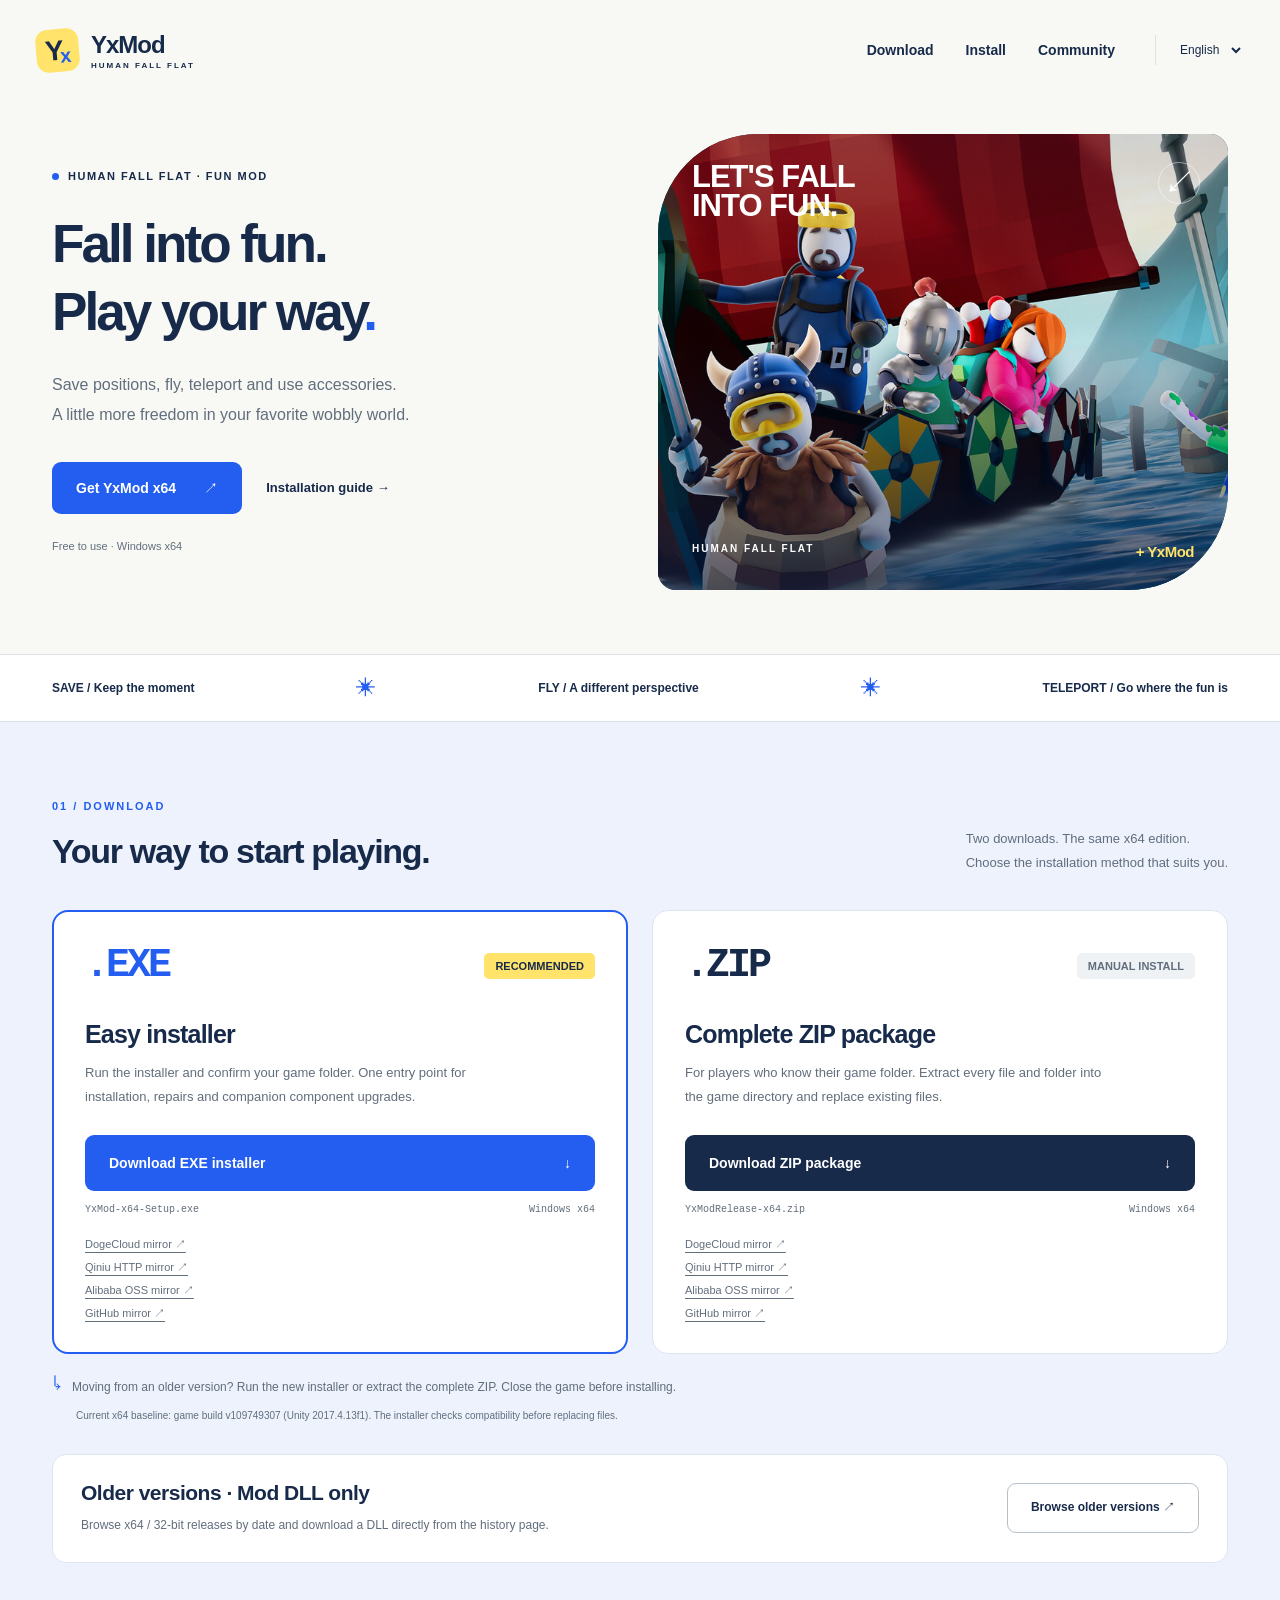
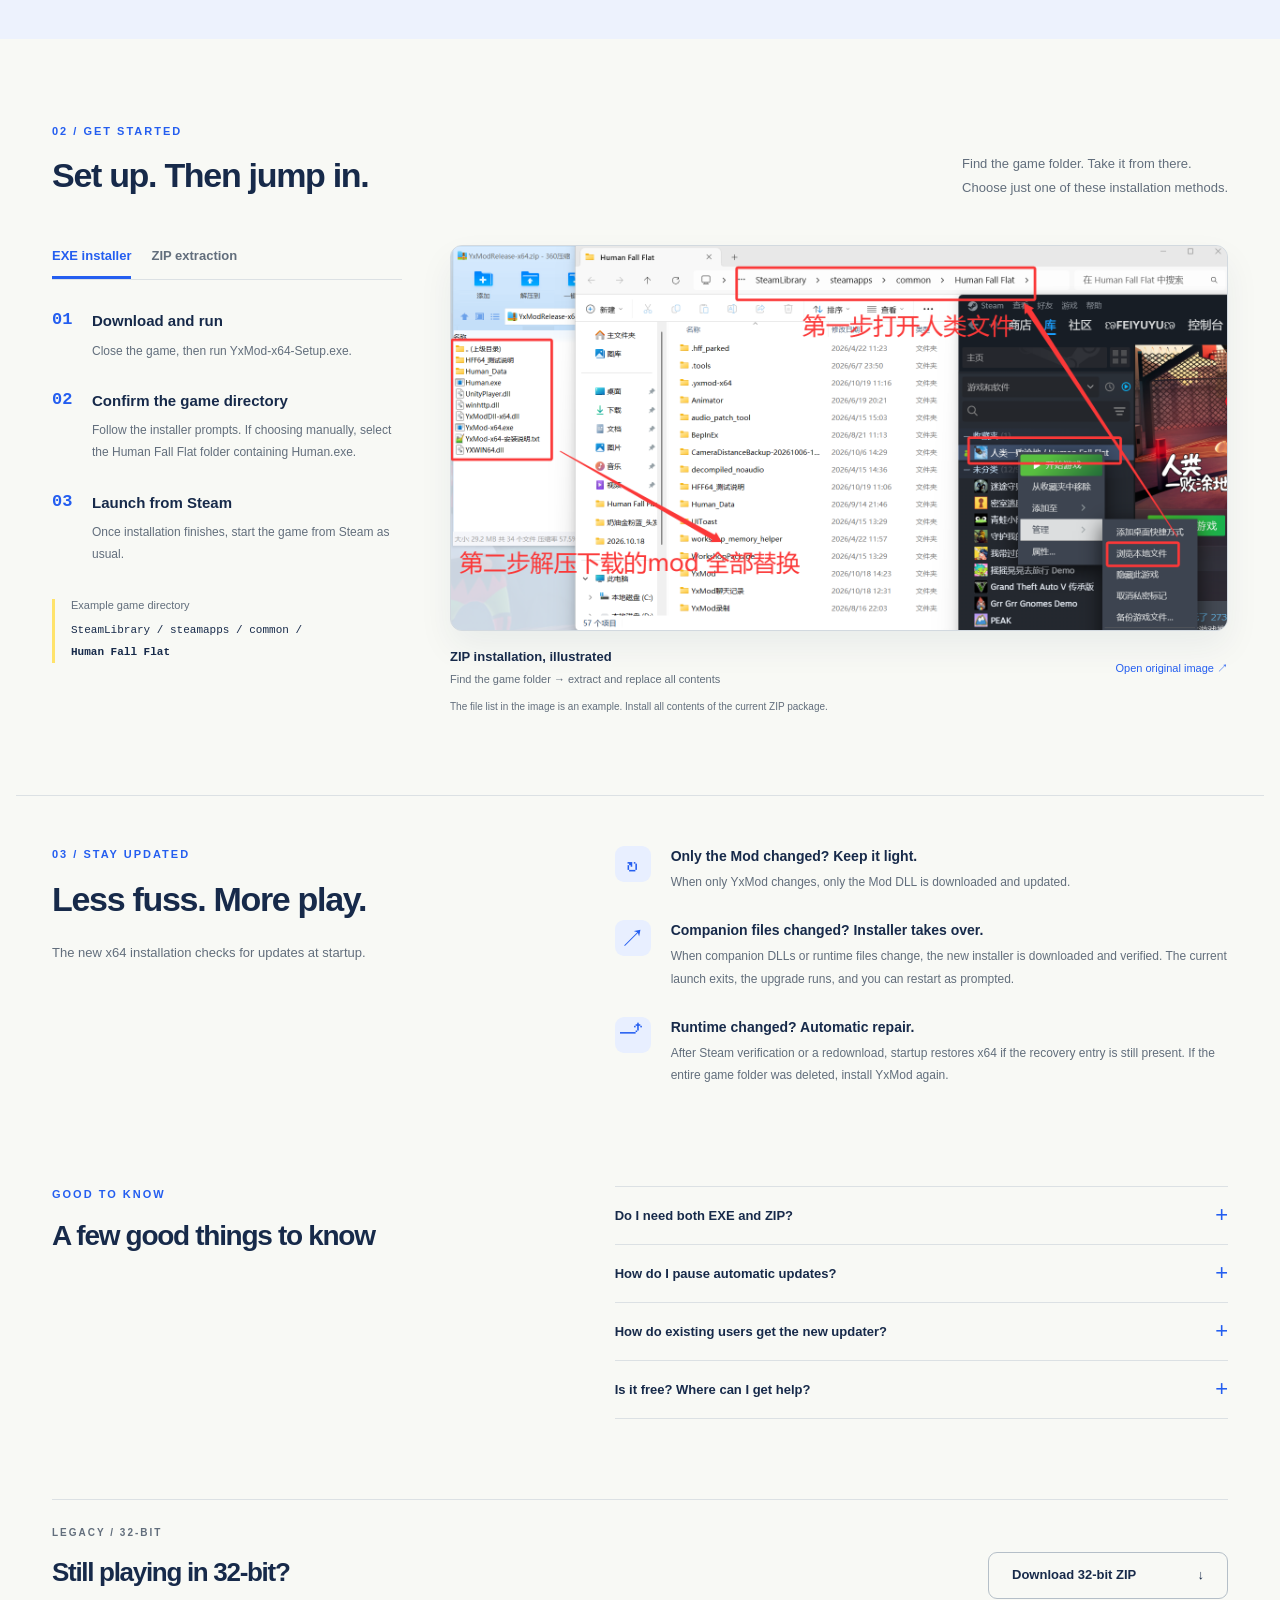
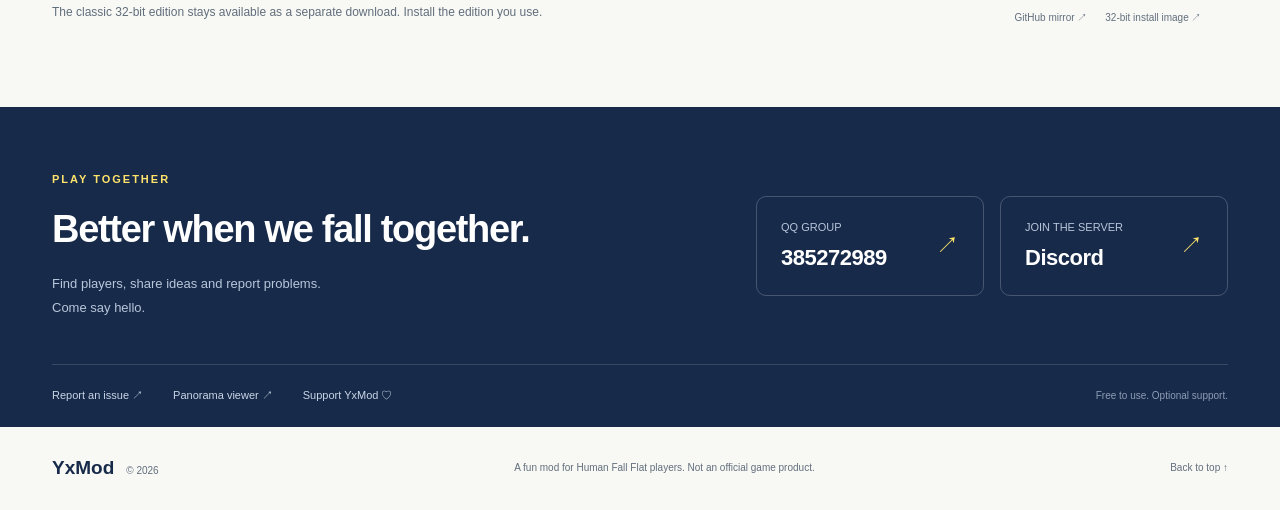
<file: index.html>
<!doctype html>
<html lang="zh-CN">
<head>
<meta charset="utf-8"><meta name="viewport" content="width=device-width, initial-scale=1"><meta name="theme-color" content="#172a4a">
<meta name="description" content="YxMod · 人类一败涂地娱乐模组。下载 Windows x64 安装器或 ZIP 解压包，查看图文安装教程。">
<title>YxMod · 把快乐，玩出新花样</title><link rel="icon" href="./favicon.svg" type="image/svg+xml"><link rel="stylesheet" href="./site.css"><script src="./site.js" defer></script>
</head>
<body>
<a class="skip" href="#downloads" data-i18n="skip">跳到下载</a>
<header class="header">
<a class="brand" href="#" aria-label="YxMod"><span class="brand-mark">Y<span>x</span></span><span>YxMod<span class="brand-sub">HUMAN FALL FLAT</span></span></a>
<nav aria-label="Main"><a href="#downloads" data-i18n="navDownload">下载</a><a href="#install" data-i18n="navInstall">安装教程</a><a href="#community" data-i18n="navCommunity">社区</a></nav>
<label class="language"><span class="sr-only" data-i18n="language">语言</span><select id="language" aria-label="Language"><option value="zh">简体中文</option><option value="en">English</option><option value="ko">한국어</option></select></label>
</header>
<main>
<section class="hero wrap" aria-labelledby="hero-title">
<div class="hero-copy"><div class="eyebrow"><span class="live-dot"></span><span data-i18n="eyebrow">人类一败涂地 · 娱乐模组</span></div>
<h1 id="hero-title" data-i18n="heroTitle">把快乐，<br>玩出新花样<span class="punct">。</span></h1>
<p class="hero-description" data-i18n="heroDescription">定点、飞天、闪现、挂件。<br>熟悉的软趴趴世界，再多一点自由发挥。</p>
<div class="hero-actions"><a class="button button-blue" href="#downloads"><span data-i18n="heroDownload">获取 YxMod x64</span><span aria-hidden="true">↗</span></a><a class="text-link" href="#install"><span data-i18n="heroGuide">先看安装教程</span> →</a></div>
<p class="hero-note" data-i18n="heroNote">免费使用 · Windows x64</p></div>
<div class="hero-art"><img src="./site-background.jpg" alt="Human Fall Flat" width="1920" height="620" fetchpriority="high"><div class="art-label"><span>LET'S FALL<br>INTO FUN.</span><span class="art-arrow" aria-hidden="true">↙</span></div><div class="art-caption"><span>HUMAN FALL FLAT</span><span>+ YxMod</span></div></div>
</section>
<div class="feature-ribbon"><div class="wrap ribbon-inner"><span data-i18n="feature1">定点 / 留住精彩瞬间</span><span aria-hidden="true">✳</span><span data-i18n="feature2">飞天 / 换个角度看世界</span><span aria-hidden="true">✳</span><span data-i18n="feature3">闪现 / 快乐说走就走</span></div></div>
<section class="download-section" id="downloads" aria-labelledby="download-title"><div class="wrap">
<div class="section-heading"><div><div class="eyebrow">01 / DOWNLOAD</div><h2 id="download-title" data-i18n="downloadTitle">选一种方式，即刻开玩。</h2></div><p data-i18n="downloadIntro">两种下载，同一个 x64 版本。<br>选择适合你的安装方式就好。</p></div>
<div class="download-grid">
<article class="download-card recommended"><div class="card-top"><span class="file-type">.EXE</span><span class="recommend-tag" data-i18n="recommended">推荐 · 更省心</span></div><h3 data-i18n="exeTitle">一键安装器</h3><p data-i18n="exeDescription">运行安装器，按提示选择游戏目录。安装、修复与后续配套组件更新，一个入口搞定。</p><a class="button button-blue download-link" href="https://download.mc1.top/x64/YxMod-x64-Setup.exe"><span data-i18n="exeDownload">下载 EXE 安装器</span><span aria-hidden="true">↓</span></a><div class="file-name">YxMod-x64-Setup.exe <span>Windows x64</span></div><a class="mirror" href="https://cdn.mc1.top/x64/YxMod-x64-Setup.exe" data-i18n="dogeMirror">多吉云备用下载 ↗</a><a class="mirror" href="http://cdn2.mc1.top/x64/YxMod-x64-Setup.exe" data-i18n="qiniuMirror">七牛云 HTTP 备用下载 ↗</a><a class="mirror" href="https://fxclient.oss-cn-beijing.aliyuncs.com/YxModDll/x64/YxMod-x64-Setup.exe" data-i18n="ossMirror">阿里 OSS 备用下载 ↗</a><a class="mirror" href="https://raw.githubusercontent.com/kang-png/YxModDll-Static/main/x64/YxMod-x64-Setup.exe" data-i18n="githubMirror">GitHub 镜像下载 ↗</a></article>
<article class="download-card"><div class="card-top"><span class="file-type">.ZIP</span><span class="plain-tag" data-i18n="zipTag">手动解压</span></div><h3 data-i18n="zipTitle">完整解压包</h3><p data-i18n="zipDescription">适合熟悉游戏目录的玩家。将压缩包内全部文件和文件夹解压到游戏目录，确认替换。</p><a class="button button-dark download-link" href="https://download.mc1.top/x64/YxModRelease-x64.zip"><span data-i18n="zipDownload">下载 ZIP 解压包</span><span aria-hidden="true">↓</span></a><div class="file-name">YxModRelease-x64.zip <span>Windows x64</span></div><a class="mirror" href="https://cdn.mc1.top/x64/YxModRelease-x64.zip" data-i18n="dogeMirror">多吉云备用下载 ↗</a><a class="mirror" href="http://cdn2.mc1.top/x64/YxModRelease-x64.zip" data-i18n="qiniuMirror">七牛云 HTTP 备用下载 ↗</a><a class="mirror" href="https://fxclient.oss-cn-beijing.aliyuncs.com/YxModDll/x64/YxModRelease-x64.zip" data-i18n="ossMirror">阿里 OSS 备用下载 ↗</a><a class="mirror" href="https://raw.githubusercontent.com/kang-png/YxModDll-Static/main/x64/YxModRelease-x64.zip" data-i18n="githubMirror">GitHub 镜像下载 ↗</a></article>
</div><p class="download-footnote"><span aria-hidden="true">↳</span><span data-i18n="downloadFootnote">首次从旧版升级到 x64，请运行新版安装器，或完整覆盖 ZIP。安装前先退出游戏。</span></p><p class="compatibility" data-i18n="compatibility">当前 x64 适配基线：游戏 v109749307（Unity 2017.4.13f1）。安装器会在替换文件前检查版本。</p>
<aside class="history-entry" id="history" aria-labelledby="history-title">
<div><h3 id="history-title" data-i18n="historyTitle">历史版本 · 仅 Mod DLL</h3><p data-i18n="historyIntro">按发布日期查看 x64 / 32 位旧版，在历史版本页直接下载。</p></div>
<a class="button button-outline" href="./history.html" data-preserve-language data-i18n="historyBrowse">浏览历史版本 ↗</a>
</aside>
</div></section>
<section class="install-section wrap" id="install" aria-labelledby="install-title">
<div class="section-heading"><div><div class="eyebrow">02 / GET STARTED</div><h2 id="install-title" data-i18n="installTitle">装好，再出发。</h2></div><p data-i18n="installIntro">找到游戏目录，剩下的很简单。<br>两种安装方法选一种即可。</p></div>
<div class="guide-layout"><div class="guide-copy">
<div class="tabs" role="tablist" aria-label="Installation"><button id="tab-exe" type="button" role="tab" aria-selected="true" aria-controls="panel-exe" data-mode="exe" data-i18n="exeTab">EXE 一键安装</button><button id="tab-zip" type="button" role="tab" aria-selected="false" aria-controls="panel-zip" tabindex="-1" data-mode="zip" data-i18n="zipTab">ZIP 解压安装</button></div>
<div id="panel-exe" role="tabpanel" aria-labelledby="tab-exe" tabindex="0"><ol class="steps"><li><h3 data-i18n="exeStep1">下载并运行安装器</h3><p data-i18n="exeStep1Text">先退出游戏，再运行 YxMod-x64-Setup.exe。</p></li><li><h3 data-i18n="exeStep2">确认游戏所在目录</h3><p data-i18n="exeStep2Text">按安装器提示操作。需要手动选择时，选中包含 Human.exe 的 Human Fall Flat 文件夹。</p></li><li><h3 data-i18n="exeStep3">完成后，从 Steam 启动</h3><p data-i18n="exeStep3Text">安装完成后，照常在 Steam 中启动游戏。</p></li></ol></div>
<div id="panel-zip" role="tabpanel" aria-labelledby="tab-zip" tabindex="0" hidden><ol class="steps"><li><h3 data-i18n="zipStep1">打开游戏本地文件夹</h3><p data-i18n="zipStep1Text">Steam 游戏库 → 右键「人类一败涂地」→ 管理 → 浏览本地文件。</p></li><li><h3 data-i18n="zipStep2">全部解压，确认替换</h3><p data-i18n="zipStep2Text">退出游戏，将 ZIP 内全部文件和文件夹解压到 Human.exe 同级目录。遇到同名文件，选择替换。</p></li><li><h3 data-i18n="zipStep3">从 Steam 重新启动游戏</h3><p data-i18n="zipStep3Text">不要只复制 Mod DLL，也不要额外套一层解压文件夹。</p></li></ol></div>
<div class="path-note"><span data-i18n="pathLabel">游戏目录示例</span><code>SteamLibrary / steamapps / common /<br><strong>Human Fall Flat</strong></code></div></div>
<figure class="guide-figure"><button type="button" id="open-guide" class="guide-image" aria-haspopup="dialog" data-i18n-aria="zoomGuide" aria-label="放大查看安装示意图"><img src="./install-guide-x64.png" alt="Steam 管理 → 浏览本地文件，再将 ZIP 全部内容解压到 Human Fall Flat 游戏目录并替换" width="1656" height="820" loading="lazy"></button><figcaption><span><b data-i18n="imageTitle">ZIP 解压安装示意</b><span data-i18n="imageDescription">找到游戏目录 → 将压缩包全部内容替换进去</span></span><a href="./install-guide-x64.png" target="_blank" rel="noopener" data-i18n="imageZoom">查看原图 ↗</a></figcaption><p class="figure-note" data-i18n="imageNote">图中的文件列表仅作示意，请以当前下载的完整压缩包内容为准。</p></figure>
</div></section>
<section class="update-section wrap" aria-labelledby="update-title"><div class="update-intro"><div class="eyebrow">03 / STAY UPDATED</div><h2 id="update-title" data-i18n="updateTitle">更新，少操一点心。</h2><p data-i18n="updateIntro">安装新版 x64 后，启动时会自动检查更新。</p></div><div class="update-points">
<article><span class="point-icon" aria-hidden="true">↻</span><div><h3 data-i18n="updateMod">只更新 Mod？轻装上阵。</h3><p data-i18n="updateModText">仅 YxMod 有变化时，只下载并更新 Mod DLL。</p></div></article>
<article><span class="point-icon" aria-hidden="true">↗</span><div><h3 data-i18n="updateComponents">配套文件变了？安装器接手。</h3><p data-i18n="updateComponentsText">检测到配套 DLL 或运行文件更新时，会下载并校验新版安装器，退出当前启动并完成升级，再按提示重新开游戏。</p></div></article>
<article><span class="point-icon" aria-hidden="true">⤴</span><div><h3 data-i18n="updateRepair">运行环境变化？自动修复。</h3><p data-i18n="updateRepairText">Steam 校验或重新下载后，只要恢复入口仍在，启动时就会恢复 x64。若整个游戏目录被删除，请重新安装一次 YxMod。</p></div></article>
</div></section>
<section class="faq-section wrap" aria-labelledby="faq-title"><div><div class="eyebrow">GOOD TO KNOW</div><h2 id="faq-title" data-i18n="faqTitle">你可能还想知道</h2></div><div class="faq-list">
<details><summary data-i18n="faq1">EXE 和 ZIP 都要下载吗？</summary><p data-i18n="faq1Text">不用，选择一种即可。EXE 适合按提示安装；ZIP 适合手动完整解压。两者都是 x64 版本。</p></details>
<details><summary data-i18n="faq2">如何暂时关闭自动更新？</summary><p data-i18n="faq2Text">在 Human.exe 同级目录创建 skip_update.flag，启动时会跳过联网更新。移除它即可恢复检查；这个开关不影响缺失 Mod 的离线补齐和运行环境自动修复。</p></details>
<details><summary data-i18n="faq3">旧版用户怎么接入新更新机制？</summary><p data-i18n="faq3Text">先运行一次本页的新版 x64 安装器，或完整覆盖新版 ZIP。之后仅 Mod 变化时更新 DLL，配套组件变化时由安装器接手。</p></details>
<details><summary data-i18n="faq4">免费吗？遇到问题去哪里？</summary><p data-i18n="faq4Text">YxMod 免费使用，赞助完全自愿。安装或使用遇到问题，可以加入下方社区，或通过 GitHub 反馈。</p></details>
</div></section>
<section class="legacy-section wrap" id="legacy" aria-labelledby="legacy-title"><div class="legacy-label">LEGACY / 32-BIT</div><div class="legacy-body"><div><h2 id="legacy-title" data-i18n="legacyTitle">仍在使用 32 位？</h2><p data-i18n="legacyText">经典 32 位版继续保留，独立下载。请按自己使用的版本安装。</p></div><div class="legacy-actions"><a class="button button-outline" href="https://fxclient.oss-cn-beijing.aliyuncs.com/YxModDll/YxModRelease.zip"><span data-i18n="legacyDownload">下载 32 位 ZIP</span><span aria-hidden="true">↓</span></a><div><a href="https://raw.githubusercontent.com/kang-png/YxModDll-Static/main/YxModRelease.zip" data-i18n="legacyMirror">GitHub 备用下载 ↗</a><a href="./install-guide.png" target="_blank" rel="noopener" data-i18n="legacyGuide">32 位安装示意 ↗</a></div></div></div></section>
<section class="community-section" id="community"><div class="wrap"><div class="community-top"><div><div class="eyebrow">PLAY TOGETHER</div><h2 data-i18n="communityTitle">快乐，一起加倍。</h2><p data-i18n="communityIntro">找队友、聊玩法、反馈问题。<br>欢迎来社区坐坐。</p></div><div class="community-links"><a href="https://qm.qq.com/cgi-bin/qm/qr?k=iogA2WDffF0rVFl37BfiIQ2_Czf_lUaf&amp;jump_from=webapi&amp;authKey=dO9G8cm4iAVqvZJ6aglLsL7pUNgOV/+d3xJSeKMbuXcsydb1tok4UQrVHNM6c4Fa" target="_blank" rel="noopener noreferrer"><span><small data-i18n="qqLabel">QQ 交流群</small><strong>385272989</strong></span><span aria-hidden="true">↗</span></a><a href="https://discord.gg/fKz89kdUjZ" target="_blank" rel="noopener noreferrer"><span><small data-i18n="discordLabel">加入服务器</small><strong>Discord</strong></span><span aria-hidden="true">↗</span></a></div></div><div class="community-bottom"><a href="https://github.com/kang-png/YxModDll-Static/issues" target="_blank" rel="noopener noreferrer" data-i18n="feedback">问题反馈 ↗</a><a href="./panorama.html" data-i18n="panorama">全景图预览 ↗</a><button type="button" id="open-support" data-i18n="support">支持 YxMod ♡</button><span data-i18n="freeNote">免费使用，自愿赞助。</span></div></div></section>
</main>
<footer class="wrap footer"><a class="footer-brand" href="#">YxMod<span>© 2026</span></a><p data-i18n="footerNote">为 Human Fall Flat 玩家制作的娱乐模组。非游戏官方产品。</p><a href="#" data-i18n="backTop">回到顶部 ↑</a></footer>
<dialog id="guide-dialog" class="image-dialog" aria-label="ZIP installation guide"><button type="button" class="dialog-close" data-close data-i18n-aria="close" aria-label="关闭">×</button><img src="./install-guide-x64.png" alt="ZIP installation guide" width="1656" height="820"><a href="./install-guide-x64.png" target="_blank" rel="noopener" data-i18n="imageZoom">查看原图 ↗</a></dialog>
<dialog id="support-dialog" class="support-dialog" aria-labelledby="support-title"><button type="button" class="dialog-close" data-close data-i18n-aria="close" aria-label="关闭">×</button><div class="eyebrow">THANK YOU ♡</div><h2 id="support-title" data-i18n="supportTitle">喜欢的话，请我喝杯咖啡。</h2><p data-i18n="supportText">YxMod 免费使用。你的自愿支持，会成为继续维护的动力。</p><div class="support-links"><a class="button button-blue" href="https://afdian.com/a/palworld_mc1_top" target="_blank" rel="noopener noreferrer" data-i18n="afdian">爱发电 ↗</a><a class="button button-outline" href="https://www.patreon.com/cw/dudu211/membership" target="_blank" rel="noopener noreferrer">Patreon ↗</a></div><img src="./support-qr.jpg" alt="Support QR code" width="400" loading="lazy"></dialog>
</body></html>
</file>
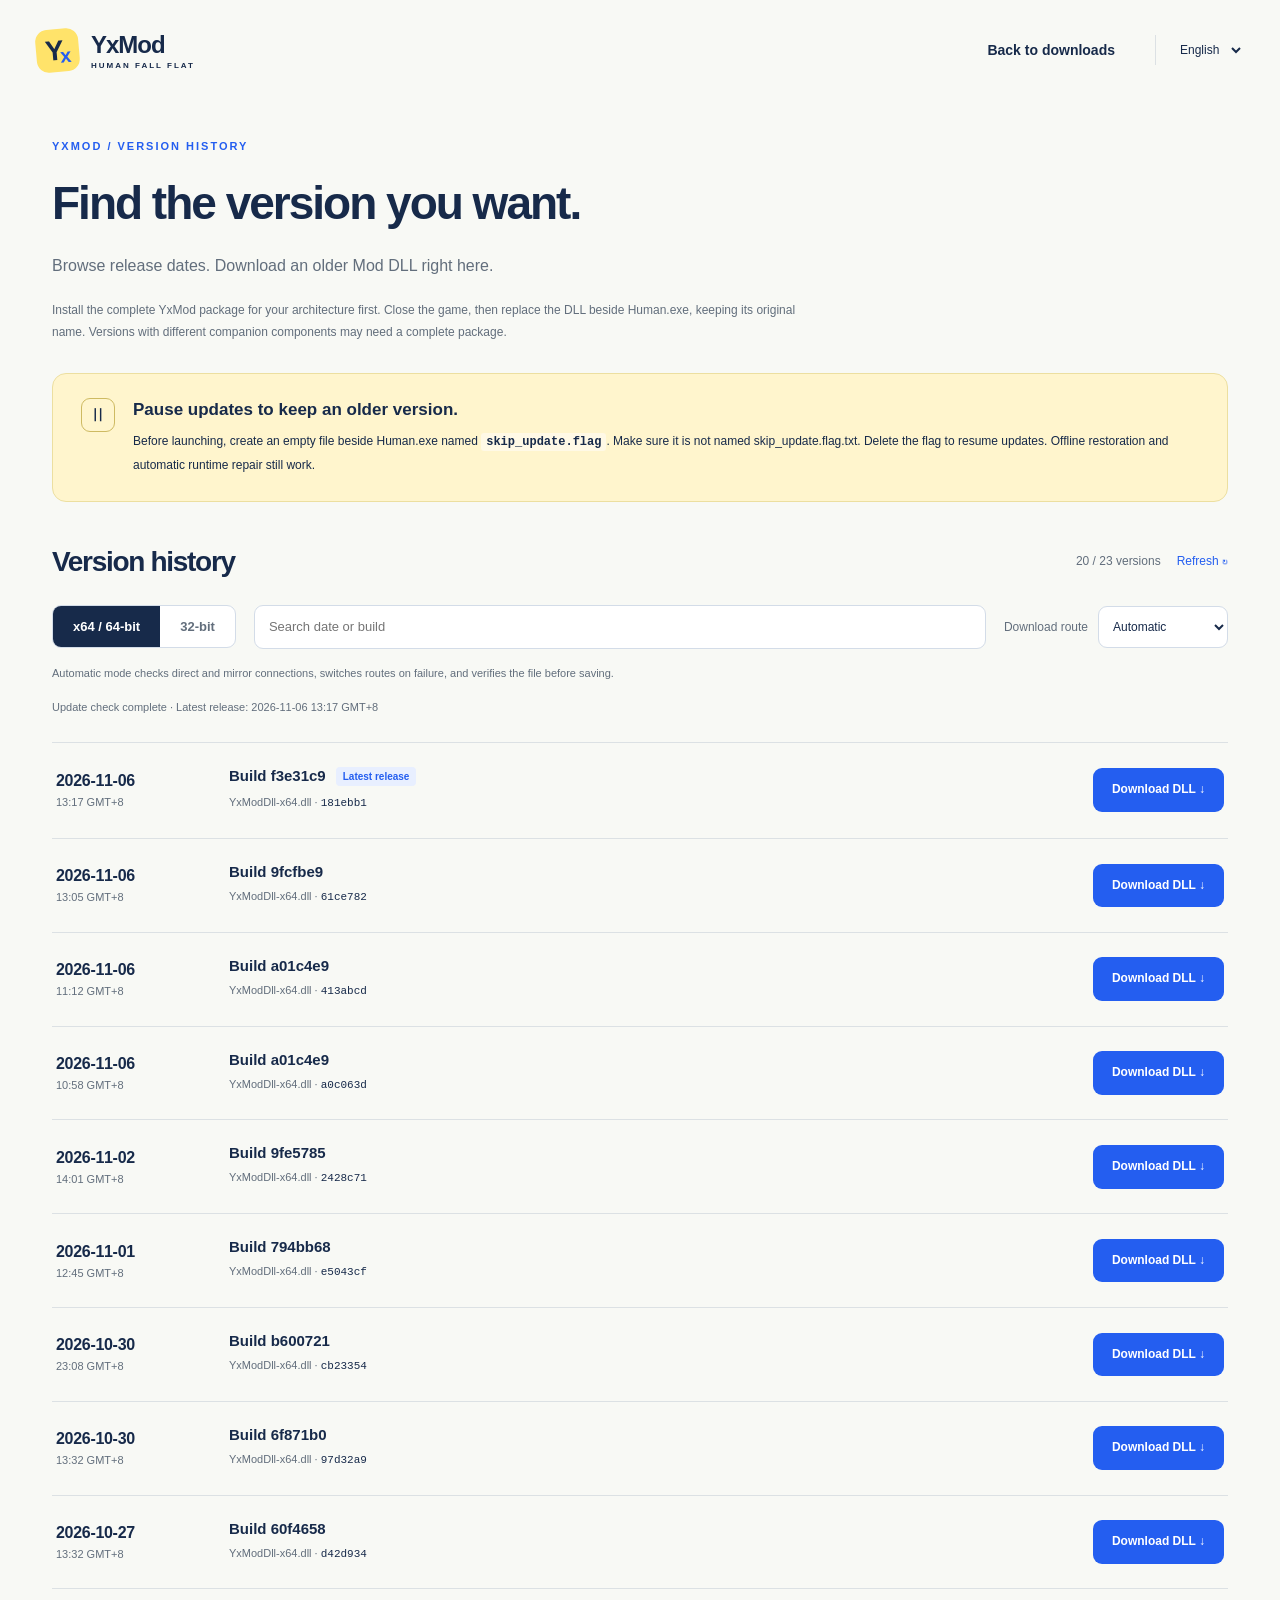
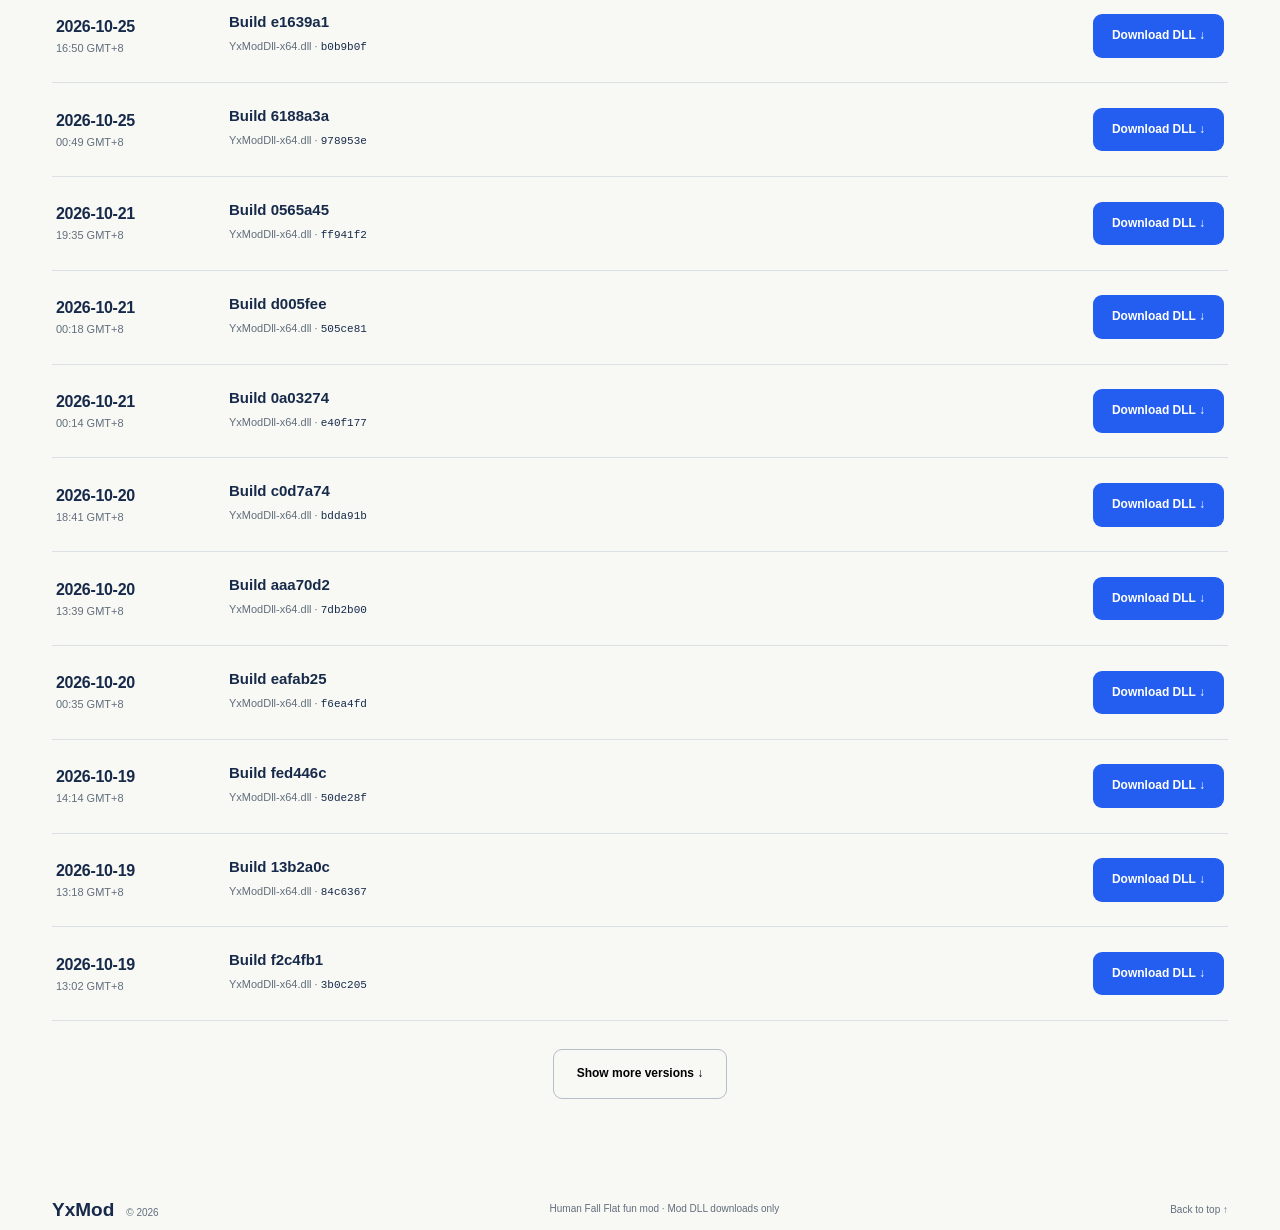
<file: history.html>
<!doctype html>
<html lang="zh-CN">
<head>
<meta charset="utf-8">
<meta name="viewport" content="width=device-width, initial-scale=1">
<meta name="theme-color" content="#172a4a">
<meta name="description" content="按发布日期查看和下载 YxMod 历史 DLL，支持 x64、32 位及自动选择下载线路。">
<title>历史版本 · YxMod</title>
<link rel="icon" href="./favicon.svg" type="image/svg+xml">
<link rel="stylesheet" href="./site.css">
<link rel="stylesheet" href="./history.css">
<script id="version-catalog" type="application/json">
{
  "schema": 1,
  "repository": "kang-png/YxModDll-Static",
  "updated": "2026-11-06T05:17:43Z",
  "channels": {
    "x64": {
      "path": "x64/YxModDll-x64.dll",
      "versions": [
        {
          "commit": "181ebb171b3e6b51deb0c05b81e478a888e1ceaf",
          "date": "2026-11-06T05:17:43Z",
          "title": "发布 YxMod x64 f3e31c96380f818a6b6e47085182364cc58031e2",
          "blob": "661b681ed27dc828bc9a2de250174798a2a39dd4",
          "build": "f3e31c96380f818a6b6e47085182364cc58031e2"
        },
        {
          "commit": "61ce782181431bd5c09eb2f98ccca85c923b835b",
          "date": "2026-11-06T05:05:20Z",
          "title": "发布 YxMod x64 9fcfbe9e55497df90388c8b0a985ca911763168f",
          "blob": "75760b8f33fa89bf08a3ed42ab9343bec937719d",
          "build": "9fcfbe9e55497df90388c8b0a985ca911763168f"
        },
        {
          "commit": "413abcdd3b1792862e04e4b0f46d4cb6759dbea9",
          "date": "2026-11-06T03:12:25Z",
          "title": "发布 YxMod x64 a01c4e930137b0bfc6277ccbef45dad5a806d771",
          "blob": "28726f5889e4895a5cf20eb321500cb88416adcf",
          "build": "a01c4e930137b0bfc6277ccbef45dad5a806d771"
        },
        {
          "commit": "a0c063d178d04a2e2c73d50397e24899010677a3",
          "date": "2026-11-06T02:58:53Z",
          "title": "发布 YxMod x64 a01c4e930137b0bfc6277ccbef45dad5a806d771",
          "blob": "ba0c9983177da117a9125f1420d5562492c8db0f",
          "build": "a01c4e930137b0bfc6277ccbef45dad5a806d771"
        },
        {
          "commit": "2428c71edf7bb20fbf5d7ca1fe33fb05a22a64a2",
          "date": "2026-11-02T06:01:16Z",
          "title": "发布 YxMod x64 9fe5785efcc381948e05766759eed4425d36ec28",
          "blob": "f88403347d99af64c305cc2924a2c5f90d952203",
          "build": "9fe5785efcc381948e05766759eed4425d36ec28"
        },
        {
          "commit": "e5043cffb667d1da670306d6a221b077a63bf7d6",
          "date": "2026-11-01T04:45:00Z",
          "title": "发布 YxMod x64 794bb6855c8b6ff0ed3608e8e9127d9d5ff800b9",
          "blob": "4bd3e6806e2b7e4dc6f0ba8ee8f8ffc898e18b4b",
          "build": "794bb6855c8b6ff0ed3608e8e9127d9d5ff800b9"
        },
        {
          "commit": "cb23354aba7ab9e317e4dea3f48e7a118855bace",
          "date": "2026-10-30T15:08:20Z",
          "title": "发布 YxMod x64 b60072168fa2ac516fcc4f4cb27f959bf0b5193c",
          "blob": "fc8b1500b52840cbec53e9088938610fb7adb801",
          "build": "b60072168fa2ac516fcc4f4cb27f959bf0b5193c"
        },
        {
          "commit": "97d32a99a2973c8539b131675f2521661ac39a93",
          "date": "2026-10-30T05:32:00Z",
          "title": "发布 YxMod x64 6f871b0894833ac7b8f4edf222a0b8e884a95159",
          "blob": "9fb9d843956f5f17f3ad42df628077978353af5c",
          "build": "6f871b0894833ac7b8f4edf222a0b8e884a95159"
        },
        {
          "commit": "d42d934af7905ad09d5474b49b593fa3e0f6c7b2",
          "date": "2026-10-27T05:32:07Z",
          "title": "发布 YxMod x64 60f4658ae0a9e047a2e7d150c90f970d7d57dd6e",
          "blob": "c3e2b0c4c175232896fd81e1a6fb2d400da8b05f",
          "build": "60f4658ae0a9e047a2e7d150c90f970d7d57dd6e"
        },
        {
          "commit": "b0b9b0f5fd3c00c05953416b7300c65ad1f31b64",
          "date": "2026-10-25T08:50:31Z",
          "title": "发布 YxMod x64 e1639a1bb8dcb9daa3654b646b10f3c43de4b59c",
          "blob": "d824f83343f0e27496c42643cd41e25f9152a3e3",
          "build": "e1639a1bb8dcb9daa3654b646b10f3c43de4b59c"
        },
        {
          "commit": "978953eb62f9fe326eb62e491542f6b26a9e0eb6",
          "date": "2026-10-24T16:49:58Z",
          "title": "发布 YxMod x64 6188a3a904001af28758291c2025c3b7615252bd",
          "blob": "10e26e55de21784e70d75ee65d431c3203aaff26",
          "build": "6188a3a904001af28758291c2025c3b7615252bd"
        },
        {
          "commit": "ff941f27e0b7be75f7b9bdad145002445eb93558",
          "date": "2026-10-21T11:35:54Z",
          "title": "发布 YxMod x64 0565a45aaf95cd8cb6f1d3641affc05722a9a324",
          "blob": "f39baf47c137343100f845b2f551ae08cf343f4c",
          "build": "0565a45aaf95cd8cb6f1d3641affc05722a9a324"
        },
        {
          "commit": "505ce81354690025174637d90475747efe43f3ad",
          "date": "2026-10-20T16:18:21Z",
          "title": "发布 YxMod x64 d005fee99f4cc8358b49f2799602d34581c1dc2e",
          "blob": "77d5d254c143abda028d3723b186b06386c1b654",
          "build": "d005fee99f4cc8358b49f2799602d34581c1dc2e"
        },
        {
          "commit": "e40f177c4e3c8e15f21da1ff0e9dbd7fab8ff76b",
          "date": "2026-10-20T16:14:05Z",
          "title": "发布 YxMod x64 0a0327478cad48828bfef464fbd54e5e05fd8cc5",
          "blob": "56a87f75e4854c74243d2a508e89332db84aa25d",
          "build": "0a0327478cad48828bfef464fbd54e5e05fd8cc5"
        },
        {
          "commit": "bdda91b535b0dc13137ce27ae21759693745a56e",
          "date": "2026-10-20T10:41:01Z",
          "title": "发布 YxMod x64 c0d7a7430890ca72810d96583521b22335d4f594",
          "blob": "c97fa1aac315840b2b99edcf99dfb4bf7166cc97",
          "build": "c0d7a7430890ca72810d96583521b22335d4f594"
        },
        {
          "commit": "7db2b00ef4ff6f78d0264edb988eb5a7889e7422",
          "date": "2026-10-20T05:39:43Z",
          "title": "发布 YxMod x64 aaa70d2bdc3dc5f9f7aad60dea18e86a399dc7a0",
          "blob": "382864c34b40ee3f0fcad5d8a0d462058e37b628",
          "build": "aaa70d2bdc3dc5f9f7aad60dea18e86a399dc7a0"
        },
        {
          "commit": "f6ea4fddef9e51d9f1e4cf9d3b877a11c6af5ec3",
          "date": "2026-10-19T16:35:43Z",
          "title": "发布 YxMod x64 eafab2564a6e3600e13dc94d895e972c8f31c0a3",
          "blob": "ef79687cf63a795500db17d9fdbd8ab6705a2566",
          "build": "eafab2564a6e3600e13dc94d895e972c8f31c0a3"
        },
        {
          "commit": "50de28f31a9a42ba2b70f63cceb5cec0e7cb7bcb",
          "date": "2026-10-19T06:14:08Z",
          "title": "发布 YxMod x64 fed446c1e66b43f16857963d3a9b764f667fe3b1",
          "blob": "daa927c98a0ca03862d1860959e6a55d7d1add42",
          "build": "fed446c1e66b43f16857963d3a9b764f667fe3b1"
        },
        {
          "commit": "84c63675b23e4b6d39a608aa9f2408aaa5daad98",
          "date": "2026-10-19T05:18:08Z",
          "title": "发布 YxMod x64 13b2a0c0f70e2347f85aae964fe14af0f543efb3",
          "blob": "63b413810935eff9d73d1963eb641f14de6f2485",
          "build": "13b2a0c0f70e2347f85aae964fe14af0f543efb3"
        },
        {
          "commit": "3b0c205b8c1487b52480533a54d9c24afa19a661",
          "date": "2026-10-19T05:02:45Z",
          "title": "发布 YxMod x64 f2c4fb145a344760bf07bcd44a2a671bc2a03cd7",
          "blob": "54814fa773ab460d49cd0f0e992e36294c01deb7",
          "build": "f2c4fb145a344760bf07bcd44a2a671bc2a03cd7"
        },
        {
          "commit": "bb785afa7bbfad9ac5dce95e199bc9f83721ad3d",
          "date": "2026-10-19T04:43:43Z",
          "title": "发布 YxMod x64 d2c2fcfbf1f357d279b017e270b2591076483a87",
          "blob": "fbf23ba56e4446e965b06a1a9f1309dd714d35d6",
          "build": "d2c2fcfbf1f357d279b017e270b2591076483a87"
        },
        {
          "commit": "7c1a9dd31f2075a1bc3b00cb3feb55b457a1bc20",
          "date": "2026-10-19T04:37:04Z",
          "title": "发布 YxMod x64 088bb940e1b0905f5ec9a3171c2f83985f9bbefe",
          "blob": "b641d27735ee920bc7ade449f70f4618cd6a7b55",
          "build": "088bb940e1b0905f5ec9a3171c2f83985f9bbefe"
        },
        {
          "commit": "3c9762ddec5aab9e289cf09ebe934fbd8a3a0c76",
          "date": "2026-10-19T03:13:27Z",
          "title": "发布 YxMod x64 5f8d7b092145ac3a9e806c6446034dda1acfc9aa",
          "blob": "7500ed39e3d44451daa1ef7edbaa94a25d7c8201",
          "build": "5f8d7b092145ac3a9e806c6446034dda1acfc9aa"
        }
      ]
    },
    "x32": {
      "path": "YxModDll.dll",
      "versions": [
        {
          "commit": "f4ed6544cdecd8f179685ba7116102df8bdb11bf",
          "date": "2026-10-28T15:32:58Z",
          "title": "Update YxModDll.dll and YxModRelease.zip from GitHub Actions build",
          "blob": "809b0d1470161913490a92bff4f904d2d083402f",
          "build": "f4ed6544cdecd8f179685ba7116102df8bdb11bf"
        },
        {
          "commit": "ecbd11267d55735429f4009f1032786b4108e9a4",
          "date": "2026-10-18T09:20:17Z",
          "title": "Update YxModDll.dll and YxModRelease.zip from GitHub Actions build",
          "blob": "683f87d809ebbdd62def18abf28aa243483c146b",
          "build": "ecbd11267d55735429f4009f1032786b4108e9a4"
        },
        {
          "commit": "745b57c482611aeae5d8460dee499de883cfef30",
          "date": "2026-10-18T03:36:05Z",
          "title": "Update YxModDll.dll and YxModRelease.zip from GitHub Actions build",
          "blob": "52f3b09e3fe63ea5b635666272889d737adca395",
          "build": "745b57c482611aeae5d8460dee499de883cfef30"
        },
        {
          "commit": "95eb0075f6375b61c23a4ede241dfe8c5f56b2c6",
          "date": "2026-08-21T17:11:11Z",
          "title": "Update YxModDll.dll and YxModRelease.zip from GitHub Actions build",
          "blob": "1dcdff13d7d8752f87d5b81e20a60e64e4d5f4c9",
          "build": "95eb0075f6375b61c23a4ede241dfe8c5f56b2c6"
        },
        {
          "commit": "431d0e1978c471247b8e71dbce1a0c8e1a1cd89a",
          "date": "2026-08-21T16:24:14Z",
          "title": "Update YxModDll.dll and YxModRelease.zip from GitHub Actions build",
          "blob": "99a7a78bbfafaf22b6ecdc54a7e78a0f9bda7fef",
          "build": "431d0e1978c471247b8e71dbce1a0c8e1a1cd89a"
        },
        {
          "commit": "79910ac0f846546a320ca8ff227760d9bb4e68ff",
          "date": "2026-08-20T17:27:33Z",
          "title": "Update YxModDll.dll and YxModRelease.zip from GitHub Actions build",
          "blob": "741f84c7eb82117896f67725713a36c8d027bca6",
          "build": "79910ac0f846546a320ca8ff227760d9bb4e68ff"
        },
        {
          "commit": "9e38d32252182483aa434e6ee9ff200985de45b8",
          "date": "2026-08-17T17:12:59Z",
          "title": "Update YxModDll.dll and YxModRelease.zip from GitHub Actions build",
          "blob": "2406726742feb1baf7ca97234bc818330e101fc1",
          "build": "9e38d32252182483aa434e6ee9ff200985de45b8"
        },
        {
          "commit": "d438e25bf8d74e94de252075dfb0dba3bc8289a3",
          "date": "2026-08-17T11:05:07Z",
          "title": "Update YxModDll.dll and YxModRelease.zip from GitHub Actions build",
          "blob": "211c63a55806a6572a8132aefa7c23f9858f2b30",
          "build": "d438e25bf8d74e94de252075dfb0dba3bc8289a3"
        },
        {
          "commit": "39c1d6fee7271148ef97511548ac3a3dcc1dcab2",
          "date": "2026-08-16T02:43:04Z",
          "title": "Update YxModDll.dll and YxModRelease.zip from GitHub Actions build",
          "blob": "4a0c2f67bdca5bb67a82913e129dc8bbf9f733fd",
          "build": "39c1d6fee7271148ef97511548ac3a3dcc1dcab2"
        },
        {
          "commit": "2f723fd60e7db32c507fc1ef0c85d2936439a4e6",
          "date": "2026-08-11T15:46:32Z",
          "title": "Update YxModDll.dll and YxModRelease.zip from GitHub Actions build",
          "blob": "89e9edad16b5a1ab66beb61a5c3b0ba02981b0cf",
          "build": "2f723fd60e7db32c507fc1ef0c85d2936439a4e6"
        },
        {
          "commit": "7fa26b19a3c94f68d2d63990de41adc9d8291b28",
          "date": "2026-08-02T09:22:03Z",
          "title": "Update YxModDll.dll and YxModRelease.zip from GitHub Actions build",
          "blob": "4a1e495ba0f3f903a9e77959631620797d70e435",
          "build": "7fa26b19a3c94f68d2d63990de41adc9d8291b28"
        },
        {
          "commit": "aaa1a15b7340890d9e9403409117b3b4421c8911",
          "date": "2026-07-29T10:09:54Z",
          "title": "Update YxModDll.dll and YxModRelease.zip from GitHub Actions build",
          "blob": "51ed82644db2603b6bbdb9e506ec39e348d7d25b",
          "build": "aaa1a15b7340890d9e9403409117b3b4421c8911"
        },
        {
          "commit": "a672650f6043a4b2c7ba613620783e60d647151d",
          "date": "2026-07-28T17:03:41Z",
          "title": "Update YxModDll.dll and YxModRelease.zip from GitHub Actions build",
          "blob": "49d62ae0706994bf2f5cde31687429ebd18edbf6",
          "build": "a672650f6043a4b2c7ba613620783e60d647151d"
        },
        {
          "commit": "5cd0bc05d220615bfba1fbf64202ba3e027c6fb2",
          "date": "2026-07-23T15:52:04Z",
          "title": "Update YxModDll.dll and YxModRelease.zip from GitHub Actions build",
          "blob": "203031d2552316a937e2cc411a1fb2ac29b96f68",
          "build": "5cd0bc05d220615bfba1fbf64202ba3e027c6fb2"
        },
        {
          "commit": "a83db77a3512ded73d9be196244023aa6d949642",
          "date": "2026-07-22T14:02:09Z",
          "title": "Update YxModDll.dll and YxModRelease.zip from GitHub Actions build",
          "blob": "0429fe340335b5cac0a106ccb7a81d666459fa71",
          "build": "a83db77a3512ded73d9be196244023aa6d949642"
        },
        {
          "commit": "51acb5d086c9722d9b17a00f92ed771ec0766102",
          "date": "2026-07-21T17:31:55Z",
          "title": "Update YxModDll.dll and YxModRelease.zip from GitHub Actions build",
          "blob": "0a4266a7ea9d0f1b2451617eec433a47228d062f",
          "build": "51acb5d086c9722d9b17a00f92ed771ec0766102"
        },
        {
          "commit": "325d2c8e0f514d6a2d6fd04e4e2e91abc2862192",
          "date": "2026-06-27T10:28:23Z",
          "title": "Update YxModDll.dll and YxModRelease.zip from GitHub Actions build",
          "blob": "98f8d66102e078e8228c56a7dc0585f7063757a9",
          "build": "325d2c8e0f514d6a2d6fd04e4e2e91abc2862192"
        },
        {
          "commit": "f5036b039715496bd8daedf5b0035c5b78ad3732",
          "date": "2026-06-14T08:57:30Z",
          "title": "Update YxModDll.dll and YxModRelease.zip from GitHub Actions build",
          "blob": "5e5c6a6b41a903815d28782f160b29d6de17a860",
          "build": "f5036b039715496bd8daedf5b0035c5b78ad3732"
        },
        {
          "commit": "c42018971d45decfc37a77cef88968496dbbb61c",
          "date": "2026-06-09T07:52:41Z",
          "title": "Update YxModDll.dll and YxModRelease.zip from GitHub Actions build",
          "blob": "adfc6df201c32730f801ea02a3509fbd9abfb2f9",
          "build": "c42018971d45decfc37a77cef88968496dbbb61c"
        },
        {
          "commit": "bf805e5b9241a0856d897d611053c8affe38374c",
          "date": "2026-06-05T12:49:15Z",
          "title": "Update YxModDll.dll and YxModRelease.zip from GitHub Actions build",
          "blob": "cc4475d2264e1eabf112a15faa17d04b045ff6a1",
          "build": "bf805e5b9241a0856d897d611053c8affe38374c"
        },
        {
          "commit": "b0b04ccccfa330d755b62cdb56af4e2ac01fd2e1",
          "date": "2026-05-21T05:28:23Z",
          "title": "Update YxModDll.dll and YxModRelease.zip from GitHub Actions build",
          "blob": "dc02d6f1b171d9f7c03bcc95327cf7619df7d33d",
          "build": "b0b04ccccfa330d755b62cdb56af4e2ac01fd2e1"
        },
        {
          "commit": "5e8ec05e350710a37cbc4962f1bd766025952b05",
          "date": "2026-05-07T13:04:21Z",
          "title": "Update YxModDll.dll and YxModRelease.zip from GitHub Actions build",
          "blob": "2370d55dafa82bc3e537032f72a02b9602f776bc",
          "build": "5e8ec05e350710a37cbc4962f1bd766025952b05"
        },
        {
          "commit": "0643ff66511ac7debbc7ebf664b7dab34d3eb119",
          "date": "2026-05-07T08:03:08Z",
          "title": "Update YxModDll.dll and YxModRelease.zip from GitHub Actions build",
          "blob": "a795c231266f2f7e19358d7e09852005d8e59e16",
          "build": "0643ff66511ac7debbc7ebf664b7dab34d3eb119"
        },
        {
          "commit": "a66cbef9bf149ca2cbbc429be8086c24eca367bd",
          "date": "2026-05-07T06:41:36Z",
          "title": "Update YxModDll.dll and YxModRelease.zip from GitHub Actions build",
          "blob": "4402746322d7e200e7b538b3acbb893f22ed8851",
          "build": "a66cbef9bf149ca2cbbc429be8086c24eca367bd"
        },
        {
          "commit": "5a7091d7fb745d80d1951225ceb62a11ee7db1bd",
          "date": "2026-05-04T04:36:07Z",
          "title": "Update YxModDll.dll and YxModRelease.zip from GitHub Actions build",
          "blob": "4a0c485f18f42460f7e6683005b7fe20db27306f",
          "build": "5a7091d7fb745d80d1951225ceb62a11ee7db1bd"
        },
        {
          "commit": "b99dd18f7cc4eb57f66682e3d2b4546c4017fa1e",
          "date": "2026-05-02T08:28:37Z",
          "title": "Update YxModDll.dll and YxModRelease.zip from GitHub Actions build",
          "blob": "6778d67dfa17f4a03e7b98a2daf896d9f4bcfe54",
          "build": "b99dd18f7cc4eb57f66682e3d2b4546c4017fa1e"
        },
        {
          "commit": "37be72b72ddb792618f3123f5d879fed7ed164d4",
          "date": "2026-05-02T07:10:02Z",
          "title": "Update YxModDll.dll and YxModRelease.zip from GitHub Actions build",
          "blob": "76e08deef1344e7ed49aabc2c2c579a7578fafed",
          "build": "37be72b72ddb792618f3123f5d879fed7ed164d4"
        },
        {
          "commit": "c85b968bab03df77f1c63dc09635072326beefea",
          "date": "2026-04-26T03:08:22Z",
          "title": "Update YxModDll.dll and YxModRelease.zip from GitHub Actions build",
          "blob": "87fd04b864402d30ee98e06086a5b04443d73bb0",
          "build": "c85b968bab03df77f1c63dc09635072326beefea"
        },
        {
          "commit": "3b0bfaf63c5c3a6dbb526f95489c9d9574244992",
          "date": "2026-04-25T02:56:45Z",
          "title": "Update YxModDll.dll and YxModRelease.zip from GitHub Actions build",
          "blob": "44b4cb9d5bfef6a93e1e181d28c2dee526259713",
          "build": "3b0bfaf63c5c3a6dbb526f95489c9d9574244992"
        },
        {
          "commit": "bf53c40831c2c2a0d5ad75ceedec09102f1ba375",
          "date": "2026-04-22T10:52:35Z",
          "title": "Update YxModDll.dll and YxModRelease.zip from GitHub Actions build",
          "blob": "062c75fe8aff9fa1fdb9f5bb3ef65786bd7066eb",
          "build": "bf53c40831c2c2a0d5ad75ceedec09102f1ba375"
        },
        {
          "commit": "db5c06e45528546c4c7e9edeb7ab734bb462b119",
          "date": "2026-04-22T08:39:12Z",
          "title": "Update YxModDll.dll and YxModRelease.zip from GitHub Actions build",
          "blob": "810105fa49c0e63ade3cef11097bdd770c582f5d",
          "build": "db5c06e45528546c4c7e9edeb7ab734bb462b119"
        },
        {
          "commit": "032c85ec7439c82782b914383000f6aa6ddcf59a",
          "date": "2026-04-22T04:30:51Z",
          "title": "Update YxModDll.dll and YxModRelease.zip from GitHub Actions build",
          "blob": "856fe30c5ec8407be7dc20a3014908ffe060ac95",
          "build": "032c85ec7439c82782b914383000f6aa6ddcf59a"
        },
        {
          "commit": "0da6a5a64e264ec076810f2ac50e1c58356f5257",
          "date": "2026-04-22T04:08:58Z",
          "title": "Update YxModDll.dll and YxModRelease.zip from GitHub Actions build",
          "blob": "35f9c07a248eaacb1d64abf4e58f6f4a65eb3401",
          "build": "0da6a5a64e264ec076810f2ac50e1c58356f5257"
        },
        {
          "commit": "bc3c3b065ec649258e6acdd0ee8be06ae5a320ad",
          "date": "2026-04-22T03:41:32Z",
          "title": "Update YxModDll.dll and YxModRelease.zip from GitHub Actions build",
          "blob": "3f24c2edc57485e56390535c6642d4447237de8c",
          "build": "bc3c3b065ec649258e6acdd0ee8be06ae5a320ad"
        },
        {
          "commit": "1764115762912133a208805175bf12b29e89d879",
          "date": "2026-04-21T12:00:36Z",
          "title": "Update YxModDll.dll and YxModRelease.zip from GitHub Actions build",
          "blob": "a208c177c12c5af064fabbaa468881ec8eb2f6a1",
          "build": "1764115762912133a208805175bf12b29e89d879"
        },
        {
          "commit": "138877cb7cc19e1b8b386b18f4b811f5f12d78ae",
          "date": "2026-04-17T05:39:49Z",
          "title": "Update YxModDll.dll and YxModRelease.zip from GitHub Actions build",
          "blob": "0d9d59ab493b764695e9f24b4690c6ac91018aab",
          "build": "138877cb7cc19e1b8b386b18f4b811f5f12d78ae"
        },
        {
          "commit": "8f2ee11530b37a819337febe6577f57aa827b960",
          "date": "2026-04-16T09:15:11Z",
          "title": "Update YxModDll.dll and YxModRelease.zip from GitHub Actions build",
          "blob": "89c87c147357ff7802f47195d56db0686d9acfb0",
          "build": "8f2ee11530b37a819337febe6577f57aa827b960"
        },
        {
          "commit": "c91de2150fff0880a4bdf262c18d4b624c5efe7e",
          "date": "2026-04-14T15:28:51Z",
          "title": "Update YxModDll.dll and YxModRelease.zip from GitHub Actions build",
          "blob": "585a5ec2ebc5c633d41e580863ccf39558d0a45e",
          "build": "c91de2150fff0880a4bdf262c18d4b624c5efe7e"
        },
        {
          "commit": "426e270bc876e3e9a8c7b0e15e742eb3cc1012bc",
          "date": "2026-04-14T15:18:47Z",
          "title": "Update YxModDll.dll and YxModRelease.zip from GitHub Actions build",
          "blob": "305663aa0433e49cf0cb9b06bedfadfc4d57fa1c",
          "build": "426e270bc876e3e9a8c7b0e15e742eb3cc1012bc"
        },
        {
          "commit": "3a6a397622c1c1cb59c92f11c72ac42959183b1b",
          "date": "2026-04-14T15:06:15Z",
          "title": "Update YxModDll.dll and YxModRelease.zip from GitHub Actions build",
          "blob": "abd9e5470ad06a4d6468a90e0b328af0f740bb9d",
          "build": "3a6a397622c1c1cb59c92f11c72ac42959183b1b"
        },
        {
          "commit": "756ebc2a8d0a1ead8f19e089d0e5a0b9976afe8d",
          "date": "2026-04-14T14:57:36Z",
          "title": "Update YxModDll.dll and YxModRelease.zip from GitHub Actions build",
          "blob": "5d67b995a30890ad61d2d9260c42adc8e7162463",
          "build": "756ebc2a8d0a1ead8f19e089d0e5a0b9976afe8d"
        },
        {
          "commit": "a3fb18cfc96408fa85da84a56aa46c08013f2b84",
          "date": "2026-04-14T14:52:49Z",
          "title": "Update YxModDll.dll and YxModRelease.zip from GitHub Actions build",
          "blob": "58d83d9122d043db130085281958bef2da35b327",
          "build": "a3fb18cfc96408fa85da84a56aa46c08013f2b84"
        },
        {
          "commit": "8ba819a798e87209d5bc7b7d355a2fc7ccfb03f8",
          "date": "2026-04-14T14:31:18Z",
          "title": "Update YxModDll.dll and YxModRelease.zip from GitHub Actions build",
          "blob": "f3e0061320c2dc59505a4c8fe756e31ff43705e4",
          "build": "8ba819a798e87209d5bc7b7d355a2fc7ccfb03f8"
        },
        {
          "commit": "5fb682432ec379f147f6a0d61f985e6b00d60b04",
          "date": "2026-04-14T14:21:08Z",
          "title": "Update YxModDll.dll and YxModRelease.zip from GitHub Actions build",
          "blob": "e636226d9eed763f6915950ab05655d89a47f160",
          "build": "5fb682432ec379f147f6a0d61f985e6b00d60b04"
        },
        {
          "commit": "f78c88dc27ec5c695f4d2cf4929c19cc6120deae",
          "date": "2026-04-14T14:09:08Z",
          "title": "Update YxModDll.dll and YxModRelease.zip from GitHub Actions build",
          "blob": "adeb9ba8b7844c056fe2e78c8559d88e900fdde3",
          "build": "f78c88dc27ec5c695f4d2cf4929c19cc6120deae"
        },
        {
          "commit": "c50ae91f8e28a8ee2beb7ad13c4a34072e050944",
          "date": "2026-04-11T16:27:47Z",
          "title": "Update YxModDll.dll and YxModRelease.zip from GitHub Actions build",
          "blob": "44438608c0f9c1b436bf1c5b97c308cf2f0fefd3",
          "build": "c50ae91f8e28a8ee2beb7ad13c4a34072e050944"
        },
        {
          "commit": "abf81929153472412526516cec4e589b1a5e53c1",
          "date": "2026-04-11T15:31:32Z",
          "title": "Update YxModDll.dll and YxModRelease.zip from GitHub Actions build",
          "blob": "4510e82724e2e35dee176617b426ce4ba1b30e05",
          "build": "abf81929153472412526516cec4e589b1a5e53c1"
        },
        {
          "commit": "619d27c6d4eef02ef94351d188f7e031752e9899",
          "date": "2026-04-11T12:57:10Z",
          "title": "Update YxModDll.dll and YxModRelease.zip from GitHub Actions build",
          "blob": "cde49a7c4a9a6747c462bf6555c5fe3857a915ff",
          "build": "619d27c6d4eef02ef94351d188f7e031752e9899"
        },
        {
          "commit": "5f8bfc6b58c6e9f763916d9a446b5b64a6f3cc32",
          "date": "2026-04-11T05:39:13Z",
          "title": "Update YxModDll.dll and YxModRelease.zip from GitHub Actions build",
          "blob": "0d0c7a4373c6f0dd7352e1d8f78a22d97c44b905",
          "build": "5f8bfc6b58c6e9f763916d9a446b5b64a6f3cc32"
        },
        {
          "commit": "4119657eab0c11351fcf8a5a45a4951dbe360835",
          "date": "2026-04-10T10:56:02Z",
          "title": "Update YxModDll.dll and YxModRelease.zip from GitHub Actions build",
          "blob": "4faf82493681c1e57a440801504a0ff11f14cada",
          "build": "4119657eab0c11351fcf8a5a45a4951dbe360835"
        },
        {
          "commit": "a60252d4f452e5a4754cd17ed76223fa767e2824",
          "date": "2026-04-10T06:41:40Z",
          "title": "Update YxModDll.dll and YxModRelease.zip from GitHub Actions build",
          "blob": "639473f5a068ba914a8fb45105f1afa844f38217",
          "build": "a60252d4f452e5a4754cd17ed76223fa767e2824"
        },
        {
          "commit": "2f6d5107e7a86dcbd92510e6111a1b952b57527c",
          "date": "2026-04-09T11:04:17Z",
          "title": "Update YxModDll.dll and YxModRelease.zip from GitHub Actions build",
          "blob": "3aed0cdbbd19895f6a8eefa64943bea8c83507a1",
          "build": "2f6d5107e7a86dcbd92510e6111a1b952b57527c"
        },
        {
          "commit": "3958c6914557679c6bc90c39384ddb38e30c2288",
          "date": "2026-04-09T06:00:17Z",
          "title": "Update YxModDll.dll and YxModRelease.zip from GitHub Actions build",
          "blob": "3bb9301377536e21a8ee7c359f604f8a43a8a509",
          "build": "3958c6914557679c6bc90c39384ddb38e30c2288"
        },
        {
          "commit": "3b20255957b8657fc017122d5993d086bfcf2ae8",
          "date": "2026-04-09T05:24:39Z",
          "title": "Update YxModDll.dll and YxModRelease.zip from GitHub Actions build",
          "blob": "f070fb3b527ed8b1979be81c25a56fb297a302c9",
          "build": "3b20255957b8657fc017122d5993d086bfcf2ae8"
        },
        {
          "commit": "31e4f50ece993d167b4fa442be0926586e03ef67",
          "date": "2026-04-08T09:13:00Z",
          "title": "Update YxModDll.dll and YxModRelease.zip from GitHub Actions build",
          "blob": "28887f24cbb020c43c7cec7c65d59d9a841953ac",
          "build": "31e4f50ece993d167b4fa442be0926586e03ef67"
        },
        {
          "commit": "a147e30d12078cf7e4e9293bb9d8ff37bc8aa02e",
          "date": "2026-04-07T15:27:38Z",
          "title": "Update YxModDll.dll and YxModRelease.zip from GitHub Actions build",
          "blob": "3495bdf9e7dab875e9e2c543247417252fc3b4f4",
          "build": "a147e30d12078cf7e4e9293bb9d8ff37bc8aa02e"
        },
        {
          "commit": "638cc0aa2114c50c5331b7ce9a51dc08d0163312",
          "date": "2026-04-07T04:44:21Z",
          "title": "Update YxModDll.dll and YxModRelease.zip from GitHub Actions build",
          "blob": "fcac740b55933c4ba78865b5fb7dfc6aaf281c66",
          "build": "638cc0aa2114c50c5331b7ce9a51dc08d0163312"
        },
        {
          "commit": "e7ac08c42154949ea9df49be4f6cbdc52ff9d04b",
          "date": "2026-04-05T08:10:24Z",
          "title": "Update YxModDll.dll and YxModRelease.zip from GitHub Actions build",
          "blob": "f85cd2adc65cba4c53c91ef00dc4e69a4600c6d0",
          "build": "e7ac08c42154949ea9df49be4f6cbdc52ff9d04b"
        },
        {
          "commit": "6964f50b4a7fbd855c7b68aff1326ff7b6c25271",
          "date": "2026-04-04T12:30:54Z",
          "title": "Update YxModDll.dll and YxModRelease.zip from GitHub Actions build",
          "blob": "100819a52315789a91d085bb91850b44bae05c5b",
          "build": "6964f50b4a7fbd855c7b68aff1326ff7b6c25271"
        },
        {
          "commit": "059621da04ee15f64442486291a315ee7bfa72d7",
          "date": "2026-04-04T08:58:49Z",
          "title": "Update YxModDll.dll and YxModRelease.zip from GitHub Actions build",
          "blob": "b6f86503d991638c1dc6361951c5d6e2d4c1e89a",
          "build": "059621da04ee15f64442486291a315ee7bfa72d7"
        },
        {
          "commit": "3647fc577536ba8496673f9911e9714d6c68ef94",
          "date": "2026-04-02T08:28:30Z",
          "title": "Update YxModDll.dll and YxModRelease.zip from GitHub Actions build",
          "blob": "ff8d6d7ac4a35218f3c631122f8f6c16712c3ffe",
          "build": "3647fc577536ba8496673f9911e9714d6c68ef94"
        },
        {
          "commit": "5df260ac3c781001febb3ec6ac350205b0fe4088",
          "date": "2026-03-26T10:37:03Z",
          "title": "恢复旧版本",
          "blob": "503a27d139bd485b53af823e857da9e7c43695a9",
          "build": "5df260ac3c781001febb3ec6ac350205b0fe4088"
        },
        {
          "commit": "c17019af749165cab80369683c35eabf5f6b9807",
          "date": "2026-03-26T10:34:12Z",
          "title": "Update YxModDll.dll and YxModRelease.zip from GitHub Actions build",
          "blob": "4363c0caca9784b6c0db57514c4f0a3332ae4755",
          "build": "c17019af749165cab80369683c35eabf5f6b9807"
        },
        {
          "commit": "1270d9c3d837daf075fd00dd518bc8fc69546ad6",
          "date": "2026-03-26T06:35:38Z",
          "title": "Update YxModDll.dll and YxModRelease.zip from GitHub Actions build",
          "blob": "f6767dd62d79b8706cf60b6f0ad32da40f9433a8",
          "build": "1270d9c3d837daf075fd00dd518bc8fc69546ad6"
        },
        {
          "commit": "7ef9fa2a601c1c43aaed7674ffcd35f4d4498d9f",
          "date": "2026-03-26T06:26:17Z",
          "title": "Update YxModDll.dll and YxModRelease.zip from GitHub Actions build",
          "blob": "45a35832c0d5d5f367925f5facb2d911c134b8f6",
          "build": "7ef9fa2a601c1c43aaed7674ffcd35f4d4498d9f"
        },
        {
          "commit": "d7e9136bf36ee7e851f1084cb1f3ffea859f8b64",
          "date": "2026-03-25T12:26:58Z",
          "title": "Update YxModDll.dll and YxModRelease.zip from GitHub Actions build",
          "blob": "6347406c66daa1516c7f32e3567269fd96d5cf6b",
          "build": "d7e9136bf36ee7e851f1084cb1f3ffea859f8b64"
        },
        {
          "commit": "1c82129ebe650995aef0460e1ad3b72ba6e33f8a",
          "date": "2026-03-22T08:33:30Z",
          "title": "Update YxModDll.dll and YxModRelease.zip from GitHub Actions build",
          "blob": "f6eea2f3071c5683fec2a698d9657d5c544760f1",
          "build": "1c82129ebe650995aef0460e1ad3b72ba6e33f8a"
        },
        {
          "commit": "b3398b3a391e673396d22d0471516c9ee63eb2b1",
          "date": "2026-03-22T08:32:10Z",
          "title": "Update YxModDll.dll and YxModRelease.zip from GitHub Actions build",
          "blob": "a77e29434792d37c23790bdbcda720c2190a798f",
          "build": "b3398b3a391e673396d22d0471516c9ee63eb2b1"
        },
        {
          "commit": "1f022a70873f155b466bf4b1b9a582f4fa3b2ded",
          "date": "2026-03-22T06:28:57Z",
          "title": "Update YxModDll.dll and YxModRelease.zip from GitHub Actions build",
          "blob": "b8853a6df1ea403c333be82c882b5341e771ea95",
          "build": "1f022a70873f155b466bf4b1b9a582f4fa3b2ded"
        },
        {
          "commit": "29d41d58fd4943a187df57427dae9fa7fac77516",
          "date": "2026-02-25T06:09:20Z",
          "title": "Update YxModDll.dll and YxModRelease.zip from GitHub Actions build",
          "blob": "268c9eb5bd99a5d34e0425147211dfea23123787",
          "build": "29d41d58fd4943a187df57427dae9fa7fac77516"
        },
        {
          "commit": "a031f11dd8d9d3ba40058ff7e9006017d51a45a4",
          "date": "2026-02-25T06:01:59Z",
          "title": "Update YxModDll.dll and YxModRelease.zip from GitHub Actions build",
          "blob": "d9662bd0227f0690e1642037cf37133a3b5220b1",
          "build": "a031f11dd8d9d3ba40058ff7e9006017d51a45a4"
        },
        {
          "commit": "9319fd9298ec25a66f3f5d0826226378a6a5b23e",
          "date": "2026-02-09T08:41:34Z",
          "title": "Update YxModDll.dll and YxModRelease.zip from GitHub Actions build",
          "blob": "b98ae8aee85488b9c0c89b48391eb5034873b295",
          "build": "9319fd9298ec25a66f3f5d0826226378a6a5b23e"
        },
        {
          "commit": "ec6d81ec04baf42866a7264b50bc8682efd49bea",
          "date": "2025-12-22T08:09:04Z",
          "title": "Update YxModDll.dll and YxModRelease.zip from GitHub Actions build",
          "blob": "ce05ad0a2b9b85a4bdae947f09af5c86c1432e70",
          "build": "ec6d81ec04baf42866a7264b50bc8682efd49bea"
        },
        {
          "commit": "f9de5808b3a19e53127f47f69e55101a4acc215b",
          "date": "2025-12-06T05:22:21Z",
          "title": "Update YxModDll.dll and YxModRelease.zip from GitHub Actions build",
          "blob": "e4c2f2d1a3535bb5840fb9ce4f9de8b73192a6ef",
          "build": "f9de5808b3a19e53127f47f69e55101a4acc215b"
        },
        {
          "commit": "e73e91d76a6c52403c34193509fd48a0b4477e8b",
          "date": "2025-12-05T12:19:24Z",
          "title": "Update YxModDll.dll and YxModRelease.zip from GitHub Actions build",
          "blob": "316ebb2469638a07b105f503d2f4440612d23c08",
          "build": "e73e91d76a6c52403c34193509fd48a0b4477e8b"
        },
        {
          "commit": "a30a47023ec739790770fe2e45a49a9218ef3c17",
          "date": "2025-12-05T12:17:19Z",
          "title": "Update YxModDll.dll and YxModRelease.zip from GitHub Actions build",
          "blob": "7f07c4d537f71ad6ed4ab1b60063e9ac44f86d89",
          "build": "a30a47023ec739790770fe2e45a49a9218ef3c17"
        },
        {
          "commit": "2698e9598b33e31e97e0fe10d36e326627826248",
          "date": "2025-12-05T12:14:29Z",
          "title": "Update YxModDll.dll and YxModRelease.zip from GitHub Actions build",
          "blob": "7f01856ab61f6bfd0529e0cb21c639ceebf4f715",
          "build": "2698e9598b33e31e97e0fe10d36e326627826248"
        },
        {
          "commit": "0c44a36353e785c4e7be11303937d6e0682642e3",
          "date": "2025-12-05T12:06:56Z",
          "title": "Update YxModDll.dll and YxModRelease.zip from GitHub Actions build",
          "blob": "2140838c9f5c6de143e9e41fdb07687f14534d52",
          "build": "0c44a36353e785c4e7be11303937d6e0682642e3"
        },
        {
          "commit": "b6804c2754f6ffac6f3718cf7a7fc70db819fe03",
          "date": "2025-12-05T11:59:25Z",
          "title": "Update YxModDll.dll and YxModRelease.zip from GitHub Actions build",
          "blob": "c2a884e874ff23dde42d449e23fceb8a1a5391ba",
          "build": "b6804c2754f6ffac6f3718cf7a7fc70db819fe03"
        },
        {
          "commit": "2a7d4372aa2c2a4852f271528598b48d26049056",
          "date": "2025-12-05T11:53:29Z",
          "title": "Update YxModDll.dll and YxModRelease.zip from GitHub Actions build",
          "blob": "81e614fc82b5779d2530cfb55a806c6606d7e852",
          "build": "2a7d4372aa2c2a4852f271528598b48d26049056"
        },
        {
          "commit": "8c4adf46249b0d230a3ced581b3ea7857ce0b3fe",
          "date": "2025-12-05T11:10:25Z",
          "title": "Update YxModDll.dll and YxModRelease.zip from GitHub Actions build",
          "blob": "35caa33c21f9b034c85315989be51e4c889ed96c",
          "build": "8c4adf46249b0d230a3ced581b3ea7857ce0b3fe"
        },
        {
          "commit": "b42b3078b21f620f54214eeab4375b7053853e21",
          "date": "2025-12-05T10:52:39Z",
          "title": "Update YxModDll.dll and YxModRelease.zip from GitHub Actions build",
          "blob": "cd7d5a60bfe81085dc3f0b090a6785ce2e285500",
          "build": "b42b3078b21f620f54214eeab4375b7053853e21"
        },
        {
          "commit": "b83e49ff2c085cc839eba64938d2ff560a1b1219",
          "date": "2025-12-02T09:04:06Z",
          "title": "Update YxModDll.dll and YxModRelease.zip from GitHub Actions build",
          "blob": "0e383c403203dcf5b8ed52a61898f8dc416b90b8",
          "build": "b83e49ff2c085cc839eba64938d2ff560a1b1219"
        },
        {
          "commit": "a219830de49a575b6610cd4a8f991c48381673b2",
          "date": "2025-12-01T03:31:07Z",
          "title": "Update YxModDll.dll and YxModRelease.zip from GitHub Actions build",
          "blob": "ccb9b330138ae3e53d826e1bad2ab3e197735837",
          "build": "a219830de49a575b6610cd4a8f991c48381673b2"
        },
        {
          "commit": "927d3d47c08f10ad315d19de8ecf0d813378864c",
          "date": "2025-11-23T11:55:34Z",
          "title": "Update YxModDll.dll and YxModRelease.zip from GitHub Actions build",
          "blob": "e304a7ff54b556841647fe10fa97afb1e88741f2",
          "build": "927d3d47c08f10ad315d19de8ecf0d813378864c"
        },
        {
          "commit": "53d10d587782ee29bc301cdd8ceb854070ee7aae",
          "date": "2025-11-23T10:45:39Z",
          "title": "Update YxModDll.dll and YxModRelease.zip from GitHub Actions build",
          "blob": "faf7171f03d8046278515727eba9cad45f0f62ff",
          "build": "53d10d587782ee29bc301cdd8ceb854070ee7aae"
        },
        {
          "commit": "84007a4b0416c16a213edc756b05805465571b47",
          "date": "2025-11-23T10:18:52Z",
          "title": "Update YxModDll.dll and YxModRelease.zip from GitHub Actions build",
          "blob": "42431df2f221b96c54fb5b912ab640a1ee97983d",
          "build": "84007a4b0416c16a213edc756b05805465571b47"
        },
        {
          "commit": "699e570e4c438997436a97a9e790c7f790ff356a",
          "date": "2025-11-23T09:01:26Z",
          "title": "Update YxModDll.dll and YxModRelease.zip from GitHub Actions build",
          "blob": "471aa79921811c2f00a3ad09a3c76ea6ca8cab65",
          "build": "699e570e4c438997436a97a9e790c7f790ff356a"
        },
        {
          "commit": "0ff76643209f79b7a006e766f742ba0b999dcf07",
          "date": "2025-11-23T08:53:16Z",
          "title": "Update YxModDll.dll and YxModRelease.zip from GitHub Actions build",
          "blob": "768dabecaea345ed6c5d6d14295cf63d0e0bc23e",
          "build": "0ff76643209f79b7a006e766f742ba0b999dcf07"
        },
        {
          "commit": "d36505fa9cd610b9819980b7030c63cd861d8359",
          "date": "2025-11-22T17:52:40Z",
          "title": "Update YxModDll.dll and YxModRelease.zip from GitHub Actions build",
          "blob": "9b9243568ddb7bfced4ccbdf934a0730bfec62dd",
          "build": "d36505fa9cd610b9819980b7030c63cd861d8359"
        },
        {
          "commit": "6612e30bfaa6fd3e9a5322b486c51129a45dbd4f",
          "date": "2025-11-22T17:22:08Z",
          "title": "Update YxModDll.dll and YxModRelease.zip from GitHub Actions build",
          "blob": "a7686bfbfe4b00cfc475c6f20a810809bbaa91e9",
          "build": "6612e30bfaa6fd3e9a5322b486c51129a45dbd4f"
        },
        {
          "commit": "2f1c904513d051396b4ce3a36634366d9402d269",
          "date": "2025-11-22T12:49:48Z",
          "title": "Update YxModDll.dll and YxModRelease.zip from GitHub Actions build",
          "blob": "0c02c0a7fdb5fd97976c24a64c9bfc73e1294dd7",
          "build": "2f1c904513d051396b4ce3a36634366d9402d269"
        },
        {
          "commit": "c9a285d3cfc0eb15a6f679fe6693352d5f64cb58",
          "date": "2025-11-11T05:59:59Z",
          "title": "Update YxModDll.dll and YxModRelease.zip from GitHub Actions build",
          "blob": "d43b81d6186a45201e3297d5a50e4413d4851932",
          "build": "c9a285d3cfc0eb15a6f679fe6693352d5f64cb58"
        },
        {
          "commit": "aa99fa7bdb616e29157f3cde4797250de8f555d0",
          "date": "2025-11-11T05:44:51Z",
          "title": "Update YxModDll.dll and YxModRelease.zip from GitHub Actions build",
          "blob": "142acf2c2a8e8a806dda563417cc47fa5c925a27",
          "build": "aa99fa7bdb616e29157f3cde4797250de8f555d0"
        },
        {
          "commit": "884a892ccc18cefe9b122e9703fe12a166ff0724",
          "date": "2025-11-11T05:40:32Z",
          "title": "Update YxModDll.dll and YxModRelease.zip from GitHub Actions build",
          "blob": "0e4f18abf4ae8c1edc743a187779d90e6712ded0",
          "build": "884a892ccc18cefe9b122e9703fe12a166ff0724"
        },
        {
          "commit": "5120529e43e48c333471424d55672ea17c83dd5a",
          "date": "2025-11-08T16:04:06Z",
          "title": "Update YxModDll.dll and YxModRelease.zip from GitHub Actions build",
          "blob": "ee8e0a15d7b4012eb2178e650dd9dced3c88dc9f",
          "build": "5120529e43e48c333471424d55672ea17c83dd5a"
        },
        {
          "commit": "5b77b5c9301ff110f717d9031b15c167f0cb5d50",
          "date": "2025-11-08T16:01:34Z",
          "title": "Update YxModDll.dll and YxModRelease.zip from GitHub Actions build",
          "blob": "85e563d40813331bffde32fd6b0c68e808a9a76b",
          "build": "5b77b5c9301ff110f717d9031b15c167f0cb5d50"
        },
        {
          "commit": "a4369128ea2eff9c18791ac23fa277c1efb27554",
          "date": "2025-11-02T11:14:17Z",
          "title": "Update YxModDll.dll and YxModRelease.zip from GitHub Actions build",
          "blob": "8680d5fbb6b4adbc7a424505116013ac676ec351",
          "build": "a4369128ea2eff9c18791ac23fa277c1efb27554"
        },
        {
          "commit": "172a5d0dbb5109a54fabfc12c30757c70e0da2e8",
          "date": "2025-10-26T17:38:49Z",
          "title": "Update YxModDll.dll and YxModRelease.zip from GitHub Actions build",
          "blob": "ad79082a9306b9bbbe8fed7cb6c7d70b66096869",
          "build": "172a5d0dbb5109a54fabfc12c30757c70e0da2e8"
        },
        {
          "commit": "09c7a1e572baaf872101509222608ac4381d77a7",
          "date": "2025-10-25T04:16:12Z",
          "title": "Update YxModDll.dll and YxModRelease.zip from GitHub Actions build",
          "blob": "77cda67992067483207ae5b34fe1f6181d50de8a",
          "build": "09c7a1e572baaf872101509222608ac4381d77a7"
        },
        {
          "commit": "95b60f7f8e9ba4b7b2ff37380d94ea9a4f461891",
          "date": "2025-10-15T01:49:41Z",
          "title": "Update YxModDll.dll and YxModRelease.zip from GitHub Actions build",
          "blob": "5942adb8a67db9389aa37d1650474ea0d213869f",
          "build": "95b60f7f8e9ba4b7b2ff37380d94ea9a4f461891"
        },
        {
          "commit": "a92ef4a70e051b114dc40e120fb8cb95026a11a4",
          "date": "2025-09-30T06:34:08Z",
          "title": "Update YxModDll.dll and YxModRelease.zip from GitHub Actions build",
          "blob": "8c1eec5402ab3ed30a49c66cb1ceabdb30d58901",
          "build": "a92ef4a70e051b114dc40e120fb8cb95026a11a4"
        },
        {
          "commit": "d157fc83f1fdc04759893ddb7ae33097aab4c21c",
          "date": "2025-09-29T02:52:13Z",
          "title": "Update YxModDll.dll and YxModRelease.zip from GitHub Actions build",
          "blob": "ea2d991f69a9f4bfd8b9832e00b88e2026f864c5",
          "build": "d157fc83f1fdc04759893ddb7ae33097aab4c21c"
        },
        {
          "commit": "e09f1dec511a2f40e337cabac916124c2d83b81e",
          "date": "2025-09-29T02:42:25Z",
          "title": "Update YxModDll.dll and YxModRelease.zip from GitHub Actions build",
          "blob": "b90e7bd732b1d457d4fe4a94a44752ddf3b73e6d",
          "build": "e09f1dec511a2f40e337cabac916124c2d83b81e"
        },
        {
          "commit": "6f2f0a2a919699fe328c2ab5383b31de9c8edcc3",
          "date": "2025-09-25T15:04:56Z",
          "title": "Update YxModDll.dll and YxModRelease.zip from GitHub Actions build",
          "blob": "2d93172f682200a170f6ba2f3a0eab349110a41c",
          "build": "6f2f0a2a919699fe328c2ab5383b31de9c8edcc3"
        },
        {
          "commit": "b65a4b95345504aba288b2bb0507b3e6db981063",
          "date": "2025-09-20T03:39:18Z",
          "title": "Update YxModDll.dll and YxModRelease.zip from GitHub Actions build",
          "blob": "329242f616df5495c74934c157f21c64baf1087e",
          "build": "b65a4b95345504aba288b2bb0507b3e6db981063"
        },
        {
          "commit": "d963ef542d3c90c32647bf0e9e21ede2fbfd4f5f",
          "date": "2025-09-13T08:39:38Z",
          "title": "Update YxModDll.dll and YxModRelease.zip from GitHub Actions build",
          "blob": "864dc6568d501ea4409eaa9d41eb5953d2b5208f",
          "build": "d963ef542d3c90c32647bf0e9e21ede2fbfd4f5f"
        },
        {
          "commit": "5449c05bb32899a579e34cabdf9b2bf16728b562",
          "date": "2025-09-12T02:02:29Z",
          "title": "Update YxModDll.dll and YxModRelease.zip from GitHub Actions build",
          "blob": "d96aa057f699e91123c6b6c74b063bde058c2366",
          "build": "5449c05bb32899a579e34cabdf9b2bf16728b562"
        },
        {
          "commit": "73264844fe68b8279e7fd3b708aa1779534609d4",
          "date": "2025-09-09T17:36:28Z",
          "title": "Update YxModDll.dll and YxModRelease.zip from GitHub Actions build",
          "blob": "d2c7db429163cb5db28f161b8ae97657de2c8c6f",
          "build": "73264844fe68b8279e7fd3b708aa1779534609d4"
        },
        {
          "commit": "b15c1c859fdd78ebd249aa44c9a66c9c69f27711",
          "date": "2025-09-09T09:40:23Z",
          "title": "Update YxModDll.dll and YxModRelease.zip from GitHub Actions build",
          "blob": "1fe147546ee7f6a404daac2babf9b25807dd5b50",
          "build": "b15c1c859fdd78ebd249aa44c9a66c9c69f27711"
        },
        {
          "commit": "0c0abd12f0907f0d90d95f892722d1c3bb5054f6",
          "date": "2025-09-06T13:39:09Z",
          "title": "Update YxModDll.dll and YxModRelease.zip from GitHub Actions build",
          "blob": "0340addccc5a9769da8c824100dbc4a956d9e5a3",
          "build": "0c0abd12f0907f0d90d95f892722d1c3bb5054f6"
        },
        {
          "commit": "9dc0f8ddbcf71dc1b3b9f392407ee8ab9de13c20",
          "date": "2025-09-04T07:48:24Z",
          "title": "Update YxModDll.dll and YxModRelease.zip from GitHub Actions build",
          "blob": "5607daf2e2778602e2cccee80b4e5059ea566c64",
          "build": "9dc0f8ddbcf71dc1b3b9f392407ee8ab9de13c20"
        },
        {
          "commit": "ed390327f344a1c6b5138515691a5addfe6861c1",
          "date": "2025-08-24T04:31:50Z",
          "title": "Update YxModDll.dll and YxModRelease.zip from GitHub Actions build",
          "blob": "136f7228bfc0d0788aaed42e4e8b1484655a9a3c",
          "build": "ed390327f344a1c6b5138515691a5addfe6861c1"
        },
        {
          "commit": "57e7745044e3fe27bbda6b87eccdaadfcebdb191",
          "date": "2025-08-23T17:27:50Z",
          "title": "Update YxModDll.dll and YxModRelease.zip from GitHub Actions build",
          "blob": "f96f25e663d3048d345956646fca69cb18efe068",
          "build": "57e7745044e3fe27bbda6b87eccdaadfcebdb191"
        },
        {
          "commit": "7aad11ecf4ae9faf2e10869eb7e593274d4b816d",
          "date": "2025-08-23T13:34:09Z",
          "title": "Update YxModDll.dll and YxModRelease.zip from GitHub Actions build",
          "blob": "e4c7e285c16b610b970e9209e1f6e5120c2589d0",
          "build": "7aad11ecf4ae9faf2e10869eb7e593274d4b816d"
        },
        {
          "commit": "4c27d5836700a8aff20e14ba195910d06a6ff181",
          "date": "2025-08-22T20:28:36Z",
          "title": "Update YxModDll.dll and YxModRelease.zip from GitHub Actions build",
          "blob": "f6edaaf735dc3119db52ac37f7ad53eab67badde",
          "build": "4c27d5836700a8aff20e14ba195910d06a6ff181"
        },
        {
          "commit": "c84a15ed62f5dfa81c599783ba1f67a472be4db2",
          "date": "2025-08-17T16:52:13Z",
          "title": "Update YxModDll.dll and YxModRelease.zip from GitHub Actions build",
          "blob": "e3eb1e87807af61fbbaf98787741a0fa4a4117ff",
          "build": "c84a15ed62f5dfa81c599783ba1f67a472be4db2"
        },
        {
          "commit": "8a58152ea3530718654f53fe67c4ce34465429e0",
          "date": "2025-08-14T06:26:25Z",
          "title": "Update YxModDll.dll and YxModRelease.zip from GitHub Actions build",
          "blob": "09d210ce26a7fbf30f25c7d3ff78fdff6b676e7e",
          "build": "8a58152ea3530718654f53fe67c4ce34465429e0"
        },
        {
          "commit": "5978a91b47b1f1790d184f9acfd886ccfbdbb879",
          "date": "2025-08-13T19:39:44Z",
          "title": "Update YxModDll.dll and YxModRelease.zip from GitHub Actions build",
          "blob": "b347f04af77346ec16149cdfaa5482a5d6fdbdc2",
          "build": "5978a91b47b1f1790d184f9acfd886ccfbdbb879"
        },
        {
          "commit": "3ec01f9d3d8f33b1f4392270d25a4370e51b9a88",
          "date": "2025-08-13T19:38:18Z",
          "title": "Update YxModDll.dll and YxModRelease.zip from GitHub Actions build",
          "blob": "386ac98ff7527cbfc576d06ff694be369e49c1e3",
          "build": "3ec01f9d3d8f33b1f4392270d25a4370e51b9a88"
        },
        {
          "commit": "ac8019196a6a648b6b6f55908b332ddfdb98ff86",
          "date": "2025-08-13T19:36:07Z",
          "title": "Update YxModDll.dll and YxModRelease.zip from GitHub Actions build",
          "blob": "803a8f8c0bc54942191367d7c23c74cf68a834aa",
          "build": "ac8019196a6a648b6b6f55908b332ddfdb98ff86"
        },
        {
          "commit": "366bf455d32f1186ff4e618c2b28d84284b2b7a8",
          "date": "2025-08-13T19:28:11Z",
          "title": "Update YxModDll.dll and YxModRelease.zip from GitHub Actions build",
          "blob": "52f18cfcafa912bcf106e877e309ce93af35adea",
          "build": "366bf455d32f1186ff4e618c2b28d84284b2b7a8"
        },
        {
          "commit": "82b6c7ba9f0ffef894639472083a283d57fd5e28",
          "date": "2025-08-13T19:27:26Z",
          "title": "Update YxModDll.dll and YxModRelease.zip from GitHub Actions build",
          "blob": "335f2b0c0605b1b2ecdf873c203124ee98277c78",
          "build": "82b6c7ba9f0ffef894639472083a283d57fd5e28"
        },
        {
          "commit": "3f5cea54c09c3f0f47ed868a29c5d9c50f99325b",
          "date": "2025-08-13T12:41:18Z",
          "title": "Update YxModDll.dll and YxModRelease.zip from GitHub Actions build",
          "blob": "65a24531298c64dc92428247299aaa164142497f",
          "build": "3f5cea54c09c3f0f47ed868a29c5d9c50f99325b"
        },
        {
          "commit": "067534fdc414abe7a882e2edb2d95922164ab616",
          "date": "2025-08-11T17:31:27Z",
          "title": "Update YxModDll.dll and YxModRelease.zip from GitHub Actions build",
          "blob": "93be9ce767cadb7bbc22db31a127549340c54f42",
          "build": "067534fdc414abe7a882e2edb2d95922164ab616"
        },
        {
          "commit": "118b14e22773add53ab72c431f10da20732228be",
          "date": "2025-08-11T06:56:07Z",
          "title": "Update YxModDll.dll and YxModRelease.zip from GitHub Actions build",
          "blob": "f93aca113c24a2d895a511907bfaf276fd081594",
          "build": "118b14e22773add53ab72c431f10da20732228be"
        },
        {
          "commit": "528e30baa95a0556ae69e403aa8e1378a88fa346",
          "date": "2025-08-06T03:45:11Z",
          "title": "Update YxModDll.dll and YxModRelease.zip from GitHub Actions build",
          "blob": "11ea5db924cf4000e9d50fee5b7aee5412376ec1",
          "build": "528e30baa95a0556ae69e403aa8e1378a88fa346"
        },
        {
          "commit": "f7e6ce38219f2bc53877ac940089ab4b6c750ee0",
          "date": "2025-08-06T03:34:15Z",
          "title": "Update YxModDll.dll and YxModRelease.zip from GitHub Actions build",
          "blob": "6e5f790ba249bb43013eae1e222bcbba880c32c9",
          "build": "f7e6ce38219f2bc53877ac940089ab4b6c750ee0"
        },
        {
          "commit": "d75febe5ea3b324b5529ca8dc47f2dda1b312bad",
          "date": "2025-08-06T02:31:52Z",
          "title": "Update YxModDll.dll and YxModRelease.zip from GitHub Actions build",
          "blob": "d4f3f5d7136cd5ebded7307136c23b18874d18ca",
          "build": "d75febe5ea3b324b5529ca8dc47f2dda1b312bad"
        },
        {
          "commit": "aeaf9db37f606bfbc076f57f733bd5c4c4304d07",
          "date": "2025-08-03T16:41:42Z",
          "title": "Update YxModDll.dll and YxModRelease.zip from GitHub Actions build",
          "blob": "b29c3d55911535cc9c3d909ffb878a9fde765886",
          "build": "aeaf9db37f606bfbc076f57f733bd5c4c4304d07"
        },
        {
          "commit": "e4c487bdfdc29860cff0f05755fa69af26a1b624",
          "date": "2025-08-03T12:54:04Z",
          "title": "Update YxModDll.dll and YxModRelease.zip from GitHub Actions build",
          "blob": "0e31512b6fb599007fb56326b609b626accc443f",
          "build": "e4c487bdfdc29860cff0f05755fa69af26a1b624"
        },
        {
          "commit": "469638bcd65ff67d190bfe6f1bd2d7c67cd8e551",
          "date": "2025-08-02T19:03:02Z",
          "title": "Update YxModDll.dll and YxModRelease.zip from GitHub Actions build",
          "blob": "0f95787b3486947f32701f8e2a131c02762dda91",
          "build": "469638bcd65ff67d190bfe6f1bd2d7c67cd8e551"
        },
        {
          "commit": "e71b7795219368bcd436f0d9f2b0209ceec5de58",
          "date": "2025-08-02T13:59:47Z",
          "title": "Update YxModDll.dll and YxModRelease.zip from GitHub Actions build",
          "blob": "bd6403ad5eab41fb23aaba79b6502c116667ba59",
          "build": "e71b7795219368bcd436f0d9f2b0209ceec5de58"
        },
        {
          "commit": "0ab3378979a25b98d0c198e52934ef26c4f480fb",
          "date": "2025-08-02T13:55:22Z",
          "title": "Update YxModDll.dll and YxModRelease.zip from GitHub Actions build",
          "blob": "40a3e2bda64e88ab1b26cf5e495957163cfa564d",
          "build": "0ab3378979a25b98d0c198e52934ef26c4f480fb"
        },
        {
          "commit": "301968d80a8b99fdc22ada2994dfe775532734a0",
          "date": "2025-07-31T18:39:45Z",
          "title": "Update YxModDll.dll and YxModRelease.zip from GitHub Actions build",
          "blob": "db632e518e8b056bc95d6f04c36700feb80036ff",
          "build": "301968d80a8b99fdc22ada2994dfe775532734a0"
        },
        {
          "commit": "41cf06a64b8d9dd3e5be2313d9506d2c96b026db",
          "date": "2025-07-31T17:06:38Z",
          "title": "Update YxModDll.dll and YxModRelease.zip from GitHub Actions build",
          "blob": "669813468c323070d7247d7c1c1a936b5446c54c",
          "build": "41cf06a64b8d9dd3e5be2313d9506d2c96b026db"
        },
        {
          "commit": "1f44d6771befd381b8052aad9b02741e6e9af91c",
          "date": "2025-07-31T11:58:51Z",
          "title": "Update YxModDll.dll and YxModRelease.zip from GitHub Actions build",
          "blob": "0c6990be95707157eaaf2f75871c2c3162a39052",
          "build": "1f44d6771befd381b8052aad9b02741e6e9af91c"
        },
        {
          "commit": "cdbafd2f36182e1244987d981d4017ea4b9a2dd8",
          "date": "2025-07-31T11:03:24Z",
          "title": "Update YxModDll.dll and YxModRelease.zip from GitHub Actions build",
          "blob": "1eb71217891e4a4e010d64643d0b7a66cdc826ff",
          "build": "cdbafd2f36182e1244987d981d4017ea4b9a2dd8"
        },
        {
          "commit": "b123d55c0e1a80d3f045dba192aec1c62f1f0cde",
          "date": "2025-07-31T07:44:40Z",
          "title": "Update YxModDll.dll and YxModRelease.zip from GitHub Actions build",
          "blob": "eb10879a159b404012c4c172559bdb1bc4b4280f",
          "build": "b123d55c0e1a80d3f045dba192aec1c62f1f0cde"
        },
        {
          "commit": "c3b46e6514959a84f02f9617a26bfb7d864a1873",
          "date": "2025-07-30T09:42:58Z",
          "title": "Update YxModDll.dll and YxModRelease.zip from GitHub Actions build",
          "blob": "c8a02ffad80acb368520260f33bed4d4c5705ab7",
          "build": "c3b46e6514959a84f02f9617a26bfb7d864a1873"
        },
        {
          "commit": "0ca8fabbad82f345a6e645a090c74a77895e3835",
          "date": "2025-07-29T16:27:11Z",
          "title": "Update YxModDll.dll and YxModRelease.zip from GitHub Actions build",
          "blob": "f6b3bc1f71ccfdaaf920dd7721a65208f1e6f200",
          "build": "0ca8fabbad82f345a6e645a090c74a77895e3835"
        },
        {
          "commit": "db0130c2ee404228e58217f5b2f2d5133e8c6855",
          "date": "2025-07-29T09:29:46Z",
          "title": "Update YxModDll.dll and YxModRelease.zip from GitHub Actions build",
          "blob": "ac947e246c20b7a30d43ebbf72224153b66f7852",
          "build": "db0130c2ee404228e58217f5b2f2d5133e8c6855"
        },
        {
          "commit": "36b4c4a8a202d8bf60a28418fa7809a7e3bfcb80",
          "date": "2025-07-28T17:14:25Z",
          "title": "Update YxModDll.dll and YxModRelease.zip from GitHub Actions build",
          "blob": "702e451a5f530e6972ad856d8367fb21d45e7dd5",
          "build": "36b4c4a8a202d8bf60a28418fa7809a7e3bfcb80"
        },
        {
          "commit": "da24761555f0cb6a2a8bb7058a3781a931322207",
          "date": "2025-07-28T15:31:25Z",
          "title": "Update YxModDll.dll and YxModRelease.zip from GitHub Actions build",
          "blob": "4d2215f51341971ec7fbd3369e7679808fb7552c",
          "build": "da24761555f0cb6a2a8bb7058a3781a931322207"
        },
        {
          "commit": "844650f99fed2ad4c70e44ec358c60cf68d1632a",
          "date": "2025-07-27T18:56:08Z",
          "title": "Update YxModDll.dll and YxModRelease.zip from GitHub Actions build",
          "blob": "cf6a2b5e7cc010640a6bec2bc1b62cabbae99bfd",
          "build": "844650f99fed2ad4c70e44ec358c60cf68d1632a"
        },
        {
          "commit": "6b949ce7e6d108346aaa50eb00a232190c6385af",
          "date": "2025-07-27T18:18:55Z",
          "title": "Update YxModDll.dll and YxModRelease.zip from GitHub Actions build",
          "blob": "a339ae2b0a2906c177adb588677d28ce6ee6cae6",
          "build": "6b949ce7e6d108346aaa50eb00a232190c6385af"
        },
        {
          "commit": "622c4f356aa6eff027e6fc716b940c899100dd9c",
          "date": "2025-07-27T03:08:03Z",
          "title": "Update YxModDll.dll and YxModRelease.zip from GitHub Actions build",
          "blob": "6332a1756c49e999bc3a9037cc992dcc25a95601",
          "build": "622c4f356aa6eff027e6fc716b940c899100dd9c"
        },
        {
          "commit": "adc6ae6a60ced794934b6f8cc5f1b00fefcf1344",
          "date": "2025-07-26T19:09:33Z",
          "title": "Update YxModDll.dll and YxModRelease.zip from GitHub Actions build",
          "blob": "20c099d7697a6e19cf92a5a296e9c2f039c723dc",
          "build": "adc6ae6a60ced794934b6f8cc5f1b00fefcf1344"
        },
        {
          "commit": "fa2bfc6c5788c17ad9f6742960ba8d3b9fe94e4b",
          "date": "2025-07-26T17:47:43Z",
          "title": "Update YxModDll.dll and YxModRelease.zip from GitHub Actions build",
          "blob": "0a5e2ed3b29d0ea19dbc48c7bebdd9416b37a565",
          "build": "fa2bfc6c5788c17ad9f6742960ba8d3b9fe94e4b"
        },
        {
          "commit": "05a338bedb34ecb16a444d41918b055756aa8e14",
          "date": "2025-07-26T10:45:53Z",
          "title": "Update YxModDll.dll and YxModRelease.zip from GitHub Actions build",
          "blob": "0220881c28a2102e939b874c77c923a4752bce52",
          "build": "05a338bedb34ecb16a444d41918b055756aa8e14"
        },
        {
          "commit": "2bf9071066406441d3c0c7611567aaf55c2f64e6",
          "date": "2025-07-26T07:12:00Z",
          "title": "Update YxModDll.dll and YxModRelease.zip from GitHub Actions build",
          "blob": "e2d7c03757a2a668765cd68114dee86d0cc6c495",
          "build": "2bf9071066406441d3c0c7611567aaf55c2f64e6"
        },
        {
          "commit": "d98f298f88a8ef8100fe8b2e33c907c7a251242b",
          "date": "2025-07-26T06:53:18Z",
          "title": "Update YxModDll.dll and YxModRelease.zip from GitHub Actions build",
          "blob": "0420db4babbba020946ff14bbb3a018a08aa97bf",
          "build": "d98f298f88a8ef8100fe8b2e33c907c7a251242b"
        },
        {
          "commit": "82f09ff0a7c03a221a3ba6da52f92bfe02cb7cad",
          "date": "2025-07-25T18:14:26Z",
          "title": "Update YxModDll.dll and YxModRelease.zip from GitHub Actions build",
          "blob": "5ac9b0494946133904e6a1706eeec26e79362685",
          "build": "82f09ff0a7c03a221a3ba6da52f92bfe02cb7cad"
        },
        {
          "commit": "121ed94563b56993dba1ab6a3c9a7141a81f1d4a",
          "date": "2025-07-25T17:24:04Z",
          "title": "Update YxModDll.dll and YxModRelease.zip from GitHub Actions build",
          "blob": "443525f857536e661b29438715d78f0fbc9a69b5",
          "build": "121ed94563b56993dba1ab6a3c9a7141a81f1d4a"
        },
        {
          "commit": "e3b93627b168e598b5b06611f56cbf7f2c1898a6",
          "date": "2025-07-25T17:18:21Z",
          "title": "Update YxModDll.dll and YxModRelease.zip from GitHub Actions build",
          "blob": "f6e5b23931704591bdb38fc53e2b1aaa41073e34",
          "build": "e3b93627b168e598b5b06611f56cbf7f2c1898a6"
        },
        {
          "commit": "3f1a63bc432c5b44f8fd6b520e6d67b3116ef962",
          "date": "2025-07-25T16:44:15Z",
          "title": "Update YxModDll.dll and YxModRelease.zip from GitHub Actions build",
          "blob": "6e91978edb53c91cb276bbfb6b73e990f1a38655",
          "build": "3f1a63bc432c5b44f8fd6b520e6d67b3116ef962"
        },
        {
          "commit": "59055f9ff2c675fadd4035d2cd2adb386a58ca3e",
          "date": "2025-07-25T16:18:24Z",
          "title": "Update YxModDll.dll and YxModRelease.zip from GitHub Actions build",
          "blob": "070cf4feb670aefb21be975ea0403edc3c59095b",
          "build": "59055f9ff2c675fadd4035d2cd2adb386a58ca3e"
        },
        {
          "commit": "373d1eb17866b37db26db9a7ba5d605b7ed0dc8f",
          "date": "2025-07-25T15:11:03Z",
          "title": "Update YxModDll.dll and YxModRelease.zip from GitHub Actions build",
          "blob": "86184bdb1fb17f7f2a81aceaa276398006fdcf57",
          "build": "373d1eb17866b37db26db9a7ba5d605b7ed0dc8f"
        },
        {
          "commit": "18d128c132c58735734d40ac92a90b08dcc40386",
          "date": "2025-07-25T12:26:56Z",
          "title": "Update YxModDll.dll and YxModRelease.zip from GitHub Actions build",
          "blob": "2c1f090ed2098df48865786cc7f46255e63364c1",
          "build": "18d128c132c58735734d40ac92a90b08dcc40386"
        },
        {
          "commit": "65b26d448da9b30137073f632e0747db91b8a1ee",
          "date": "2025-07-23T18:33:55Z",
          "title": "Update YxModDll.dll and YxModRelease.zip from GitHub Actions build",
          "blob": "46b6801d406aed776f7880a83a8d0c97c4301a15",
          "build": "65b26d448da9b30137073f632e0747db91b8a1ee"
        },
        {
          "commit": "2122984c531e723253697a97a7b14933fcec81cf",
          "date": "2025-07-23T18:24:32Z",
          "title": "Update YxModDll.dll and YxModRelease.zip from GitHub Actions build",
          "blob": "08f3b692baac967141815581a5ab44fbe1d2cfd4",
          "build": "2122984c531e723253697a97a7b14933fcec81cf"
        },
        {
          "commit": "d04ddf2b28eb2eab2dbf8b40eca2f0164288006d",
          "date": "2025-07-09T06:35:23Z",
          "title": "Update YxModDll.dll and YxModRelease.zip from GitHub Actions build",
          "blob": "78d84edaf4585827def46040b8896bc9d7c8fe9a",
          "build": "d04ddf2b28eb2eab2dbf8b40eca2f0164288006d"
        },
        {
          "commit": "959835992a533f6b2d25f791faa224a638cc53a9",
          "date": "2025-07-08T19:06:55Z",
          "title": "Update YxModDll.dll and YxModRelease.zip from GitHub Actions build",
          "blob": "36b59af22bd5b62a927000f86b7fbc9378761774",
          "build": "959835992a533f6b2d25f791faa224a638cc53a9"
        },
        {
          "commit": "8566b586f2298cc8d44da520b1b7d45a6c69cca3",
          "date": "2025-07-05T02:36:50Z",
          "title": "Update YxModDll.dll and YxModRelease.zip from GitHub Actions build",
          "blob": "46a4293f3c4f82e21c84917d942959119aa30b03",
          "build": "8566b586f2298cc8d44da520b1b7d45a6c69cca3"
        },
        {
          "commit": "150252d90e9583bf01d1fa61ead5a649d1e84466",
          "date": "2025-06-30T05:32:44Z",
          "title": "Update YxModDll.dll and YxModRelease.zip from GitHub Actions build",
          "blob": "2b510872d788e42ca517e3d52c4a7ee83e85050b",
          "build": "150252d90e9583bf01d1fa61ead5a649d1e84466"
        },
        {
          "commit": "e6e8379afb9609ec8f7147770905f2c658bd13d6",
          "date": "2025-06-30T05:09:04Z",
          "title": "Update YxModDll.dll and YxModRelease.zip from GitHub Actions build",
          "blob": "1e202ef6c5945bb10e1fb9b6d479e51cd685ed69",
          "build": "e6e8379afb9609ec8f7147770905f2c658bd13d6"
        }
      ]
    }
  }
}
</script>
<script src="./history.js" defer></script>
</head>
<body>
<a class="skip" href="#versions" data-i18n="skip">跳到版本列表</a>
<header class="header">
  <a class="brand" href="./index.html" data-home aria-label="YxMod"><span class="brand-mark">Y<span>x</span></span><span>YxMod<span class="brand-sub">HUMAN FALL FLAT</span></span></a>
  <nav aria-label="Main"><a href="./index.html#downloads" data-home data-i18n="backHome">返回官网下载</a></nav>
  <label class="language"><span class="sr-only" data-i18n="language">语言</span><select id="history-language" aria-label="Language"><option value="zh">简体中文</option><option value="en">English</option><option value="ko">한국어</option></select></label>
</header>
<main class="wrap archive">
  <section class="archive-hero" aria-labelledby="archive-title">
    <div class="eyebrow">YXMOD / VERSION HISTORY</div>
    <h1 id="archive-title" data-i18n="title">找到你想用的那一版。</h1>
    <p data-i18n="intro">按发布日期选择，直接下载旧版 Mod DLL。</p>
    <p class="archive-install-note" data-i18n="installNote">请先安装对应位数的完整 YxMod，再退出游戏，将 DLL 覆盖到 Human.exe 同级目录。保持原文件名；配套组件不同的版本可能需要完整安装包。</p>
  </section>
  <aside class="archive-flag" aria-labelledby="flag-title">
    <div class="flag-icon" aria-hidden="true">Ⅱ</div>
    <div><h2 id="flag-title" data-i18n="flagTitle">保留旧版，先暂停自动更新。</h2>
      <p><span data-i18n="flagBefore">启动前在 Human.exe 同级目录创建空文件</span> <code>skip_update.flag</code><span data-i18n="flagAfter">，避免被更新回最新版。确认文件名不是 skip_update.flag.txt；删除标记即可恢复更新。离线补齐和运行环境自动修复仍然有效。</span></p>
    </div>
  </aside>
  <section class="archive-catalog" id="versions" aria-labelledby="versions-title">
    <div class="catalog-heading"><h2 id="versions-title" data-i18n="listTitle">历史版本</h2><div class="catalog-meta"><span id="version-count" class="catalog-count" aria-live="polite"></span><button id="refresh-catalog" type="button" data-i18n="refresh">刷新列表 ↻</button></div></div>
    <div class="archive-toolbar">
      <div class="architecture" role="group" aria-label="Architecture">
        <button type="button" data-architecture="x64" aria-pressed="true">x64 / 64-bit</button>
        <button type="button" data-architecture="x32" aria-pressed="false">32-bit</button>
      </div>
      <label class="archive-search"><span class="sr-only" data-i18n="searchLabel">搜索日期或构建号</span><input id="version-search" type="search" placeholder="搜索日期或构建号" autocomplete="off"></label>
      <label class="route-picker"><span data-i18n="routeLabel">下载线路</span><select id="download-route"><option value="auto" data-i18n="routeAuto">自动选择</option><option value="direct" data-i18n="routeDirect">GitHub 直连</option><option value="mirror" data-i18n="routeMirror">GH-Proxy 镜像</option></select></label>
    </div>
    <p class="route-note" data-i18n="routeNote">自动模式会探测直连和镜像，选择可用线路；下载失败自动换线，保存前核对文件内容。</p>
    <p id="catalog-source" class="route-note" role="status" aria-live="polite"></p>
    <div class="archive-status" id="status-panel" hidden><p id="download-status" role="status" aria-live="polite"></p><button id="cancel-download" type="button" data-i18n="cancel" hidden>取消下载</button></div>
    <p id="list-state" class="list-state" role="status" data-i18n="loading">正在读取版本列表…</p>
    <button id="reload-list" class="button button-outline" type="button" data-i18n="retry" hidden>重新读取</button>
    <ul id="version-list" class="version-list"></ul>
    <div class="load-more"><button class="button button-outline" id="load-more" type="button" data-i18n="loadMore" hidden>显示更多版本 ↓</button></div>
    <noscript><p class="list-state">请启用 JavaScript 以查看历史版本并下载 DLL。</p></noscript>
  </section>
</main>
<footer class="wrap footer"><a class="footer-brand" href="./index.html" data-home>YxMod<span>© 2026</span></a><p data-i18n="footer">Human Fall Flat 娱乐模组 · 历史版本仅提供 Mod DLL</p><a href="#" data-i18n="backTop">回到顶部 ↑</a></footer>
</body>
</html>
</file>
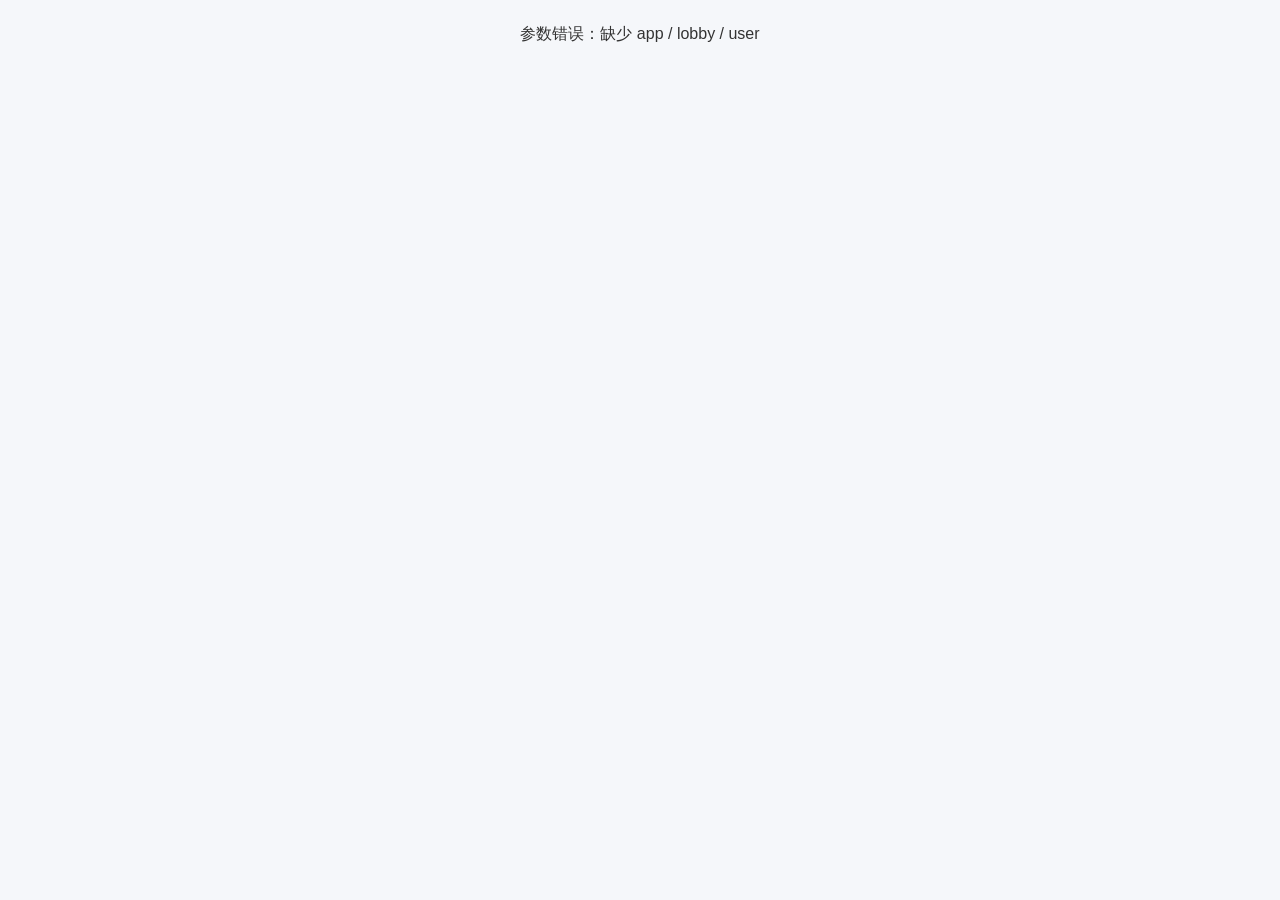
<file: invite.html>
<!DOCTYPE html>
<html lang="zh-CN">
<head>
<meta charset="UTF-8">
<title>Steam 房间跳转</title>
<style>
    body {
        font-family: Arial, sans-serif;
        background: #f5f7fa;
        margin: 0;
        padding: 20px;
        text-align: center;
        line-height: 1.8;
        color: #333;
    }
    header {
        text-align: center;
        padding: 30px 10px;
        background: linear-gradient(45deg, #4caf50, #3f8fdb);
        color: #fff;
        border-radius: 10px;
    }
    .btn {
        display: inline-block;
        padding: 10px 18px;
        margin: 8px;
        background: #3498db;
        color: white;
        border-radius: 6px;
        cursor: pointer;
        text-decoration: none;
        font-size: 16px;
    }
    .btn:hover {
        background: #2980b9;
    }
    .links {
        margin-top: 14px;
    }
    .warn {
        margin-top: 20px;
        color: #e67e22;
        font-weight: bold;
    }
    footer {
		position: fixed;
		bottom: 0;
		left: 0;
		width: 100%;
	
		text-align: center;
		padding: 10px 0;
		background: #f5f5f5;
	
		font-size: 0.9em;
		color: #666;
	}
</style>
</head>
<body>

<header>
    <h1>YxMod 人类定点飞天文件</h1>
    <p>永久免费 · 定点 · 飞天 · 闪现 · 挂件 · 娱乐功能</p>
    <p>官网: <a href="https://yxmod.cc/" target="_blank" rel="noopener noreferrer" style="color:#fff;">https://yxmod.cc/</a></p>
    <p>QQ群: 385272989 · Discord: <a href="https://discord.gg/fKz89kdUjZ" target="_blank" rel="noopener noreferrer" style="color:#fff;">discord.gg/fKz89kdUjZ</a></p>
</header>

<h2>正在为你打开 Steam 房间…</h2>

<div id="info"></div>

<a id="againBtn" class="btn">再次唤起 Steam</a>
<a id="copyBtn" class="btn">复制房间链接</a>
<div class="links">
    <a class="btn" href="https://www.patreon.com/cw/dudu211/membership" target="_blank" rel="noopener noreferrer">Patreon 赞助</a>
    <a class="btn" href="https://afdian.com/a/palworld_mc1_top" target="_blank" rel="noopener noreferrer">爱发电赞助</a>
    <a class="btn" href="https://discord.gg/fKz89kdUjZ" target="_blank" rel="noopener noreferrer">Discord 社区</a>
</div>

<div class="warn">
    请在电脑浏览器打开，请确保已安装 Steam。
</div>
<div style="
    margin-top:20px;
    font-size:14px;
    color:#e67e22;
    line-height:1.6;
">
    ⚠️ 如果浏览器出现 <b>“此站点正在尝试打开 Steam”</b><br>
    请勾选：<b>“始终允许 yxmod.cc 在关联的应用中打开此类链接”</b><br>
    下次将自动打开，不会重复弹窗。
</div>
<footer>
    YxMod © 2025   由 一心 & 飞鱼鱼 制作
</footer>

<script>
    const urlParams = new URLSearchParams(location.search);

    const app = urlParams.get("app");
    const lobby = urlParams.get("lobby");
    const user = urlParams.get("user");

    if (!app || !lobby || !user) {
        document.body.innerText = "参数错误：缺少 app / lobby / user";
    } else {
        const steamUrl = `steam://joinlobby/${app}/${lobby}/${user}`;

        document.getElementById("info").innerText =
            `App: ${app}\nLobby: ${lobby}\nUser: ${user}`;

        // 自动跳转
        location.href = steamUrl;

        // 再次唤起按钮
        document.getElementById("againBtn").onclick = () => {
            location.href = steamUrl;
        };

        // 复制按钮
        document.getElementById("copyBtn").onclick = async () => {
            try {
                await navigator.clipboard.writeText(steamUrl);
                alert("已复制房间链接！");
            } catch (e) {
                alert("复制失败，请手动复制：" + steamUrl);
            }
        };
    }
</script>

</body>
</html>
</file>
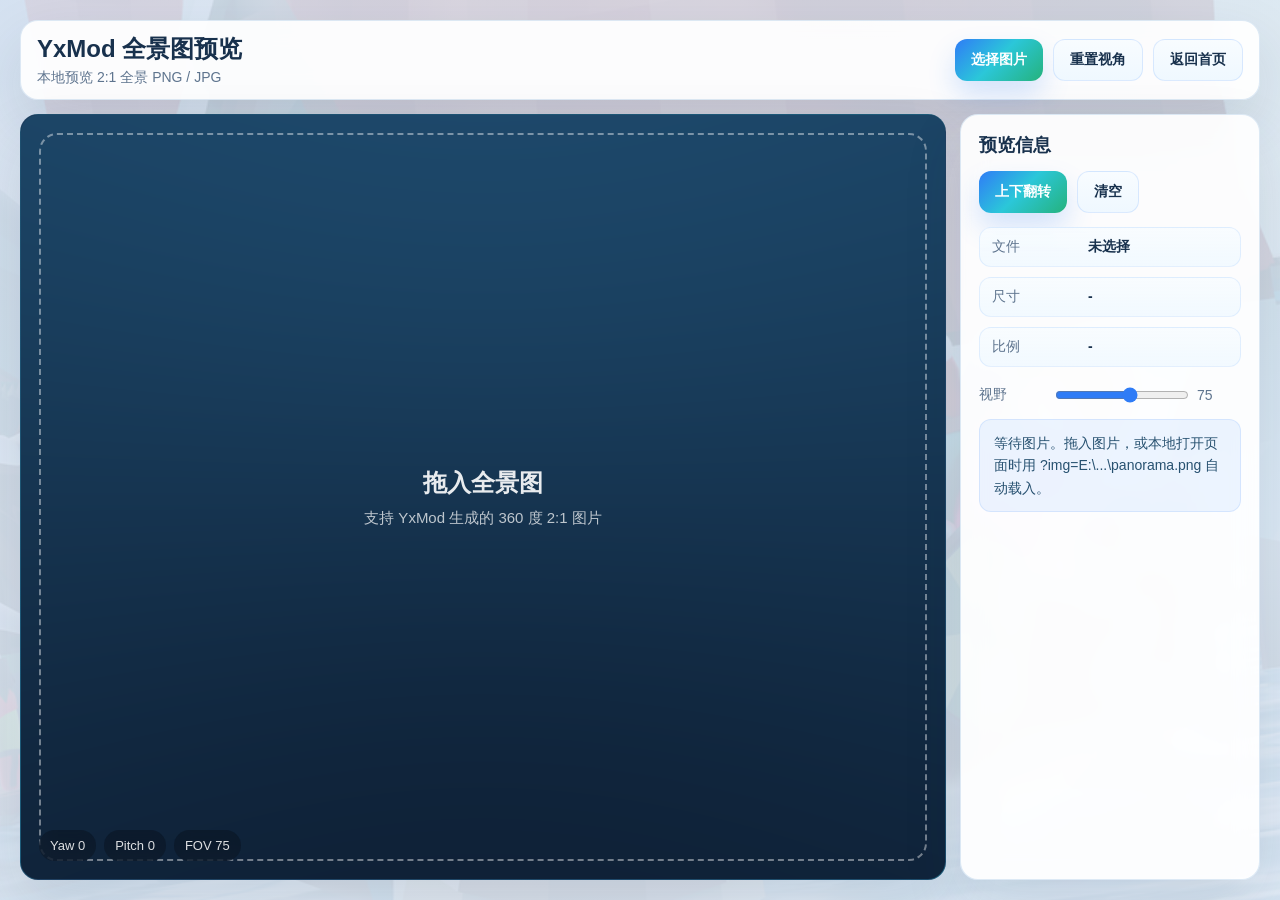
<file: docs/panorama.html>
<!DOCTYPE html>
<html lang="zh-CN">
<head>
<meta charset="UTF-8" />
<meta name="viewport" content="width=device-width, initial-scale=1.0" />
<title>YxMod 全景图预览</title>
<style>
    :root {
        color-scheme: light;
        --bg: #eaf3ff;
        --panel: rgba(255, 255, 255, 0.92);
        --text: #18314d;
        --muted: #5e748e;
        --primary: #2f7cf6;
        --primary-2: #25b27c;
        --primary-3: #2bc7d9;
        --border: rgba(74, 138, 200, 0.18);
        --shadow: 0 24px 60px rgba(24, 49, 77, 0.12);
    }

    * {
        box-sizing: border-box;
    }

    body {
        position: relative;
        margin: 0;
        min-height: 100vh;
        padding: 20px;
        overflow: hidden;
        font-family: "Segoe UI", "Noto Sans KR", "PingFang SC", "Microsoft YaHei", sans-serif;
        color: var(--text);
        background: linear-gradient(135deg, #f5fbff 0%, #eaf3ff 46%, #eefbfa 100%), var(--bg);
    }

    body::before {
        content: "";
        position: fixed;
        inset: 0;
        z-index: -2;
        background:
            linear-gradient(135deg, rgba(25, 43, 63, 0.44), rgba(15, 71, 93, 0.30)),
            url("./site-background.jpg") center center / cover no-repeat;
        transform: scale(1.02);
    }

    body::after {
        content: "";
        position: fixed;
        inset: 0;
        z-index: -1;
        background:
            linear-gradient(180deg, rgba(234, 243, 255, 0.84), rgba(234, 243, 255, 0.90)),
            radial-gradient(circle at top left, rgba(47, 124, 246, 0.16), transparent 30%),
            radial-gradient(circle at top right, rgba(37, 178, 124, 0.14), transparent 26%);
        pointer-events: none;
    }

    .app {
        display: grid;
        grid-template-rows: auto minmax(0, 1fr);
        gap: 14px;
        height: calc(100vh - 40px);
        max-width: 1440px;
        margin: 0 auto;
    }

    .topbar,
    .viewer-shell,
    .side-panel {
        border: 1px solid var(--border);
        background: var(--panel);
        box-shadow: var(--shadow);
        backdrop-filter: blur(12px);
    }

    .topbar {
        display: flex;
        align-items: center;
        justify-content: space-between;
        gap: 14px;
        min-height: 66px;
        padding: 12px 16px;
        border-radius: 18px;
    }

    .brand {
        min-width: 0;
    }

    .brand h1 {
        margin: 0;
        font-size: 24px;
        letter-spacing: 0;
    }

    .brand p {
        margin: 4px 0 0;
        color: var(--muted);
        font-size: 14px;
    }

    .top-actions,
    .panel-actions {
        display: flex;
        align-items: center;
        flex-wrap: wrap;
        gap: 10px;
    }

    .button,
    .file-button {
        display: inline-flex;
        align-items: center;
        justify-content: center;
        min-height: 42px;
        padding: 0 16px;
        border: 0;
        border-radius: 12px;
        color: #fff;
        background: linear-gradient(135deg, var(--primary), var(--primary-3) 48%, var(--primary-2));
        box-shadow: 0 14px 28px rgba(47, 124, 246, 0.20);
        font: inherit;
        font-size: 14px;
        font-weight: 700;
        text-decoration: none;
        cursor: pointer;
        transition: transform 0.15s ease, box-shadow 0.15s ease;
    }

    .button:hover,
    .file-button:hover {
        transform: translateY(-1px);
        box-shadow: 0 18px 34px rgba(47, 124, 246, 0.26);
    }

    .button.secondary {
        color: var(--text);
        background: linear-gradient(180deg, #f8fcff, #eff8ff);
        border: 1px solid rgba(47, 124, 246, 0.14);
        box-shadow: none;
    }

    .file-button input {
        display: none;
    }

    .workspace {
        display: grid;
        grid-template-columns: minmax(0, 1fr) 300px;
        gap: 14px;
        min-height: 0;
    }

    .viewer-shell {
        position: relative;
        min-height: 0;
        border-radius: 18px;
        overflow: hidden;
        background:
            linear-gradient(135deg, rgba(24, 49, 77, 0.92), rgba(21, 91, 115, 0.84)),
            #0d2034;
    }

    #viewer {
        display: block;
        width: 100%;
        height: 100%;
        cursor: grab;
        touch-action: none;
    }

    #viewer.fallback-active {
        opacity: 0;
    }

    #viewer.dragging {
        cursor: grabbing;
    }

    .viewer-shell.dragging {
        cursor: grabbing;
    }

    .fallback-view {
        position: absolute;
        inset: 0;
        background-position: 50% 50%;
        background-repeat: repeat-x;
        background-size: auto 130%;
        pointer-events: none;
    }

    .fallback-view.hidden {
        display: none;
    }

    .drop-overlay {
        position: absolute;
        inset: 18px;
        display: grid;
        place-items: center;
        border: 2px dashed rgba(255, 255, 255, 0.42);
        border-radius: 18px;
        color: rgba(255, 255, 255, 0.90);
        text-align: center;
        pointer-events: none;
        transition: opacity 0.15s ease, border-color 0.15s ease, background 0.15s ease;
    }

    .drop-overlay.hidden {
        opacity: 0;
    }

    .viewer-shell.drag-over .drop-overlay {
        border-color: rgba(255, 255, 255, 0.88);
        background: rgba(47, 124, 246, 0.14);
    }

    .drop-title {
        margin: 0;
        font-size: 24px;
        font-weight: 800;
        letter-spacing: 0;
    }

    .drop-subtitle {
        margin: 10px 0 0;
        color: rgba(255, 255, 255, 0.72);
        font-size: 15px;
    }

    .hud {
        position: absolute;
        left: 18px;
        bottom: 18px;
        display: flex;
        gap: 8px;
        flex-wrap: wrap;
        pointer-events: none;
    }

    .pill {
        padding: 8px 11px;
        border-radius: 999px;
        background: rgba(10, 22, 36, 0.62);
        color: rgba(255, 255, 255, 0.86);
        font-size: 13px;
        backdrop-filter: blur(8px);
    }

    .side-panel {
        min-height: 0;
        overflow: auto;
        border-radius: 18px;
        padding: 18px;
    }

    .panel-title {
        margin: 0 0 14px;
        font-size: 18px;
        letter-spacing: 0;
    }

    .meta {
        display: grid;
        gap: 10px;
        margin: 14px 0 18px;
    }

    .meta-row {
        display: grid;
        grid-template-columns: 88px minmax(0, 1fr);
        gap: 8px;
        align-items: baseline;
        padding: 10px 12px;
        border-radius: 12px;
        background: linear-gradient(180deg, rgba(248, 252, 255, 0.92), rgba(239, 248, 255, 0.82));
        border: 1px solid rgba(47, 124, 246, 0.10);
        font-size: 14px;
    }

    .meta-label {
        color: var(--muted);
    }

    .meta-value {
        min-width: 0;
        overflow: hidden;
        text-overflow: ellipsis;
        white-space: nowrap;
        font-weight: 700;
    }

    .status {
        margin-top: 14px;
        padding: 12px 14px;
        border-radius: 12px;
        border: 1px solid rgba(47, 124, 246, 0.12);
        background: rgba(47, 124, 246, 0.08);
        color: #275170;
        font-size: 14px;
        line-height: 1.6;
    }

    .status.warning {
        border-color: rgba(232, 145, 42, 0.24);
        background: rgba(232, 145, 42, 0.10);
        color: #8b551c;
    }

    .range-row {
        display: grid;
        grid-template-columns: 64px minmax(0, 1fr) 44px;
        gap: 10px;
        align-items: center;
        margin: 14px 0;
        font-size: 14px;
        color: var(--muted);
    }

    input[type="range"] {
        width: 100%;
        accent-color: var(--primary);
    }

    @media (max-width: 900px) {
        body {
            padding: 12px;
            overflow: auto;
        }

        .app {
            height: auto;
            min-height: calc(100vh - 24px);
        }

        .topbar,
        .workspace {
            grid-template-columns: 1fr;
        }

        .topbar {
            align-items: stretch;
            flex-direction: column;
        }

        .viewer-shell {
            height: min(70vh, 620px);
            min-height: 380px;
        }

        .side-panel {
            max-height: none;
        }
    }
</style>
</head>
<body>
<main class="app">
    <header class="topbar">
        <div class="brand">
            <h1>YxMod 全景图预览</h1>
            <p>本地预览 2:1 全景 PNG / JPG</p>
        </div>
        <div class="top-actions">
            <label class="file-button">
                选择图片
                <input id="fileInput" type="file" accept="image/*" />
            </label>
            <button class="button secondary" id="resetView" type="button">重置视角</button>
            <a class="button secondary" href="./index.html">返回首页</a>
        </div>
    </header>

    <section class="workspace">
        <div class="viewer-shell" id="viewerShell">
            <canvas id="viewer"></canvas>
            <div class="fallback-view hidden" id="fallbackView" aria-hidden="true"></div>
            <div class="drop-overlay" id="dropOverlay">
                <div>
                    <p class="drop-title">拖入全景图</p>
                    <p class="drop-subtitle">支持 YxMod 生成的 360 度 2:1 图片</p>
                </div>
            </div>
            <div class="hud">
                <span class="pill" id="yawHud">Yaw 0</span>
                <span class="pill" id="pitchHud">Pitch 0</span>
                <span class="pill" id="fovHud">FOV 75</span>
            </div>
        </div>

        <aside class="side-panel">
            <h2 class="panel-title">预览信息</h2>
            <div class="panel-actions">
                <button class="button" id="flipVertical" type="button">上下翻转</button>
                <button class="button secondary" id="clearImage" type="button">清空</button>
            </div>

            <div class="meta">
                <div class="meta-row">
                    <span class="meta-label">文件</span>
                    <span class="meta-value" id="fileName">未选择</span>
                </div>
                <div class="meta-row">
                    <span class="meta-label">尺寸</span>
                    <span class="meta-value" id="imageSize">-</span>
                </div>
                <div class="meta-row">
                    <span class="meta-label">比例</span>
                    <span class="meta-value" id="imageRatio">-</span>
                </div>
            </div>

            <label class="range-row">
                <span>视野</span>
                <input id="fovRange" type="range" min="35" max="105" value="75" />
                <span id="fovValue">75</span>
            </label>

            <div class="status" id="statusText">
                等待图片。拖入图片，或本地打开页面时用 ?img=E:\...\panorama.png 自动载入。
            </div>
        </aside>
    </section>
</main>

<script>
(() => {
    const canvas = document.getElementById("viewer");
    const shell = document.getElementById("viewerShell");
    const fallbackView = document.getElementById("fallbackView");
    const dropOverlay = document.getElementById("dropOverlay");
    const fileInput = document.getElementById("fileInput");
    const fileName = document.getElementById("fileName");
    const imageSize = document.getElementById("imageSize");
    const imageRatio = document.getElementById("imageRatio");
    const statusText = document.getElementById("statusText");
    const fovRange = document.getElementById("fovRange");
    const fovValue = document.getElementById("fovValue");
    const yawHud = document.getElementById("yawHud");
    const pitchHud = document.getElementById("pitchHud");
    const fovHud = document.getElementById("fovHud");

    const gl = canvas.getContext("webgl", { antialias: true, preserveDrawingBuffer: true });
    let program;
    let texture;
    let hasTexture = false;
    let usingFallback = false;
    let fallbackImageSize = null;
    let yaw = 0;
    let pitch = 0;
    let fov = 75;
    let verticalFlip = false;
    let dragging = false;
    let lastX = 0;
    let lastY = 0;
    let framePending = false;

    const vertexShaderSource = `
        attribute vec2 aPosition;
        varying vec2 vUv;
        void main() {
            vUv = aPosition * 0.5 + 0.5;
            gl_Position = vec4(aPosition, 0.0, 1.0);
        }
    `;

    const fragmentShaderSource = `
        precision mediump float;
        varying vec2 vUv;
        uniform sampler2D uTexture;
        uniform bool uHasTexture;
        uniform bool uVerticalFlip;
        uniform float uYaw;
        uniform float uPitch;
        uniform float uFov;
        uniform float uAspect;

        const float PI = 3.141592653589793;

        void main() {
            vec2 screen = vUv * 2.0 - 1.0;
            screen.x *= uAspect;
            float focal = 1.0 / tan(radians(uFov) * 0.5);
            vec3 dir = normalize(vec3(screen.x, screen.y, focal));

            float cp = cos(uPitch);
            float sp = sin(uPitch);
            dir = vec3(dir.x, dir.y * cp - dir.z * sp, dir.y * sp + dir.z * cp);

            float cy = cos(uYaw);
            float sy = sin(uYaw);
            dir = vec3(dir.x * cy + dir.z * sy, dir.y, -dir.x * sy + dir.z * cy);
            dir = normalize(dir);

            if (!uHasTexture) {
                vec3 top = vec3(0.12, 0.30, 0.44);
                vec3 bottom = vec3(0.05, 0.11, 0.19);
                vec3 color = mix(bottom, top, smoothstep(-1.0, 1.0, dir.y));
                gl_FragColor = vec4(color, 1.0);
                return;
            }

            float longitude = atan(dir.x, dir.z);
            float latitude = asin(clamp(dir.y, -1.0, 1.0));
            float u = 0.5 + longitude / (2.0 * PI);
            float v = 0.5 - latitude / PI;
            if (uVerticalFlip) {
                v = 1.0 - v;
            }
            gl_FragColor = texture2D(uTexture, vec2(u, v));
        }
    `;

    function setStatus(message, warning = false) {
        statusText.textContent = message;
        statusText.classList.toggle("warning", warning);
    }

    function setFallbackMode(enabled) {
        usingFallback = enabled;
        fallbackView.classList.toggle("hidden", !enabled);
        canvas.classList.toggle("fallback-active", enabled);
    }

    function updateHud() {
        yawHud.textContent = `Yaw ${Math.round(yaw * 180 / Math.PI)}`;
        pitchHud.textContent = `Pitch ${Math.round(pitch * 180 / Math.PI)}`;
        fovHud.textContent = `FOV ${Math.round(fov)}`;
        fovValue.textContent = Math.round(fov);
    }

    function updateFallbackView() {
        if (!usingFallback || !fallbackImageSize) {
            return;
        }

        const rect = shell.getBoundingClientRect();
        const yawTurns = ((yaw / (Math.PI * 2)) % 1 + 1) % 1;
        const pitchPercent = Math.max(0, Math.min(100, 50 + pitch / Math.PI * 100));
        const fallbackPitchPercent = verticalFlip ? 100 - pitchPercent : pitchPercent;
        const heightPercent = Math.max(105, Math.min(260, 130 * 75 / Math.max(35, fov)));
        const scaledImageHeight = rect.height * heightPercent / 100;
        const scaledImageWidth = scaledImageHeight * fallbackImageSize.width / Math.max(1, fallbackImageSize.height);
        const offsetX = rect.width / 2 - yawTurns * scaledImageWidth;
        fallbackView.style.backgroundSize = `auto ${heightPercent}%`;
        fallbackView.style.backgroundPosition = `${offsetX}px ${fallbackPitchPercent}%`;
        updateHud();
    }

    function createShader(type, source) {
        const shader = gl.createShader(type);
        gl.shaderSource(shader, source);
        gl.compileShader(shader);
        if (!gl.getShaderParameter(shader, gl.COMPILE_STATUS)) {
            throw new Error(gl.getShaderInfoLog(shader));
        }
        return shader;
    }

    function createProgram() {
        const vertexShader = createShader(gl.VERTEX_SHADER, vertexShaderSource);
        const fragmentShader = createShader(gl.FRAGMENT_SHADER, fragmentShaderSource);
        const shaderProgram = gl.createProgram();
        gl.attachShader(shaderProgram, vertexShader);
        gl.attachShader(shaderProgram, fragmentShader);
        gl.linkProgram(shaderProgram);
        if (!gl.getProgramParameter(shaderProgram, gl.LINK_STATUS)) {
            throw new Error(gl.getProgramInfoLog(shaderProgram));
        }
        return shaderProgram;
    }

    function initGl() {
        program = createProgram();
        gl.useProgram(program);

        const buffer = gl.createBuffer();
        gl.bindBuffer(gl.ARRAY_BUFFER, buffer);
        gl.bufferData(
            gl.ARRAY_BUFFER,
            new Float32Array([-1, -1, 1, -1, -1, 1, -1, 1, 1, -1, 1, 1]),
            gl.STATIC_DRAW
        );

        const positionLocation = gl.getAttribLocation(program, "aPosition");
        gl.enableVertexAttribArray(positionLocation);
        gl.vertexAttribPointer(positionLocation, 2, gl.FLOAT, false, 0, 0);

        texture = gl.createTexture();
        gl.bindTexture(gl.TEXTURE_2D, texture);
        gl.texParameteri(gl.TEXTURE_2D, gl.TEXTURE_WRAP_S, gl.CLAMP_TO_EDGE);
        gl.texParameteri(gl.TEXTURE_2D, gl.TEXTURE_WRAP_T, gl.CLAMP_TO_EDGE);
        gl.texParameteri(gl.TEXTURE_2D, gl.TEXTURE_MIN_FILTER, gl.LINEAR);
        gl.texParameteri(gl.TEXTURE_2D, gl.TEXTURE_MAG_FILTER, gl.LINEAR);
        gl.pixelStorei(gl.UNPACK_FLIP_Y_WEBGL, false);
    }

    function resize() {
        const rect = canvas.getBoundingClientRect();
        const pixelRatio = Math.min(window.devicePixelRatio || 1, 2);
        const width = Math.max(1, Math.round(rect.width * pixelRatio));
        const height = Math.max(1, Math.round(rect.height * pixelRatio));
        if (canvas.width !== width || canvas.height !== height) {
            canvas.width = width;
            canvas.height = height;
            gl.viewport(0, 0, width, height);
        }
        requestRender();
    }

    function render() {
        framePending = false;
        if (usingFallback) {
            updateFallbackView();
            return;
        }

        if (!gl || !program) {
            return;
        }

        gl.useProgram(program);
        gl.uniform1i(gl.getUniformLocation(program, "uTexture"), 0);
        gl.uniform1i(gl.getUniformLocation(program, "uHasTexture"), hasTexture ? 1 : 0);
        gl.uniform1i(gl.getUniformLocation(program, "uVerticalFlip"), verticalFlip ? 1 : 0);
        gl.uniform1f(gl.getUniformLocation(program, "uYaw"), yaw);
        gl.uniform1f(gl.getUniformLocation(program, "uPitch"), pitch);
        gl.uniform1f(gl.getUniformLocation(program, "uFov"), fov);
        gl.uniform1f(gl.getUniformLocation(program, "uAspect"), canvas.width / Math.max(1, canvas.height));

        gl.drawArrays(gl.TRIANGLES, 0, 6);

        updateHud();
    }

    function requestRender() {
        if (!framePending) {
            framePending = true;
            requestAnimationFrame(render);
        }
    }

    function resetView() {
        yaw = 0;
        pitch = 0;
        fov = 75;
        fovRange.value = String(fov);
        requestRender();
    }

    function clearImage() {
        hasTexture = false;
        fallbackImageSize = null;
        fallbackView.style.backgroundImage = "";
        setFallbackMode(false);
        dropOverlay.classList.remove("hidden");
        fileName.textContent = "未选择";
        imageSize.textContent = "-";
        imageRatio.textContent = "-";
        setStatus("等待图片。拖入图片，或本地打开页面时用 ?img=E:\\...\\panorama.png 自动载入。");
        requestRender();
    }

    function loadImageFile(file) {
        if (!file || !file.type.startsWith("image/")) {
            setStatus("文件格式不支持。", true);
            return;
        }

        const objectUrl = URL.createObjectURL(file);
        loadImageUrl(objectUrl, file.name, () => URL.revokeObjectURL(objectUrl));
    }

    function loadImageUrl(sourceUrl, displayName, cleanup) {
        const image = new Image();
        const isRemoteHttp = /^https?:/i.test(sourceUrl);
        if (/^https?:/i.test(sourceUrl)) {
            image.crossOrigin = "anonymous";
        }
        image.onload = () => {
            try {
                gl.bindTexture(gl.TEXTURE_2D, texture);
                gl.texImage2D(gl.TEXTURE_2D, 0, gl.RGBA, gl.RGBA, gl.UNSIGNED_BYTE, image);
                hasTexture = true;
                fallbackImageSize = null;
                setFallbackMode(false);
                dropOverlay.classList.add("hidden");

                const ratio = image.width / Math.max(1, image.height);
                fileName.textContent = displayName || sourceUrl;
                imageSize.textContent = `${image.width} x ${image.height}`;
                imageRatio.textContent = ratio.toFixed(2);

                if (Math.abs(ratio - 2) > 0.08) {
                    setStatus("图片不是标准 2:1，全景显示可能会变形。", true);
                } else {
                    setStatus("已载入。");
                }

                requestRender();
            } catch (error) {
                loadFallbackImage(sourceUrl, displayName, cleanup, "远程图床不允许 WebGL 读取，已切到兼容预览。");
                return;
            } finally {
                if (cleanup) {
                    cleanup();
                }
            }
        };
        image.onerror = () => {
            if (isRemoteHttp) {
                loadFallbackImage(sourceUrl, displayName, cleanup, "远程图床不允许 WebGL 读取，已切到兼容预览。");
                return;
            }

            if (cleanup) {
                cleanup();
            }
            setStatus("图片读取失败。", true);
        };
        image.src = sourceUrl;
    }

    function loadFallbackImage(sourceUrl, displayName, cleanup, message) {
        const image = new Image();
        image.onload = () => {
            hasTexture = false;
            fallbackImageSize = { width: image.naturalWidth || image.width, height: image.naturalHeight || image.height };
            fallbackView.style.backgroundImage = `url("${sourceUrl.replace(/"/g, "\\\"")}")`;
            setFallbackMode(true);
            dropOverlay.classList.add("hidden");

            const ratio = fallbackImageSize.width / Math.max(1, fallbackImageSize.height);
            fileName.textContent = displayName || sourceUrl;
            imageSize.textContent = `${fallbackImageSize.width} x ${fallbackImageSize.height}`;
            imageRatio.textContent = ratio.toFixed(2);

            if (Math.abs(ratio - 2) > 0.08) {
                setStatus("图片不是标准 2:1，兼容预览可能会变形。", true);
            } else {
                setStatus(message || "已载入兼容预览。", true);
            }

            requestRender();
        };
        image.onerror = () => {
            if (cleanup) {
                cleanup();
            }
            setStatus("图片读取失败。", true);
        };
        image.src = sourceUrl;
    }

    function getInitialImageParam() {
        const params = new URLSearchParams(window.location.search);
        const explicit = params.get("img") || params.get("path") || params.get("file") || params.get("src");
        if (explicit) {
            return explicit;
        }

        const entries = Array.from(params.entries());
        if (entries.length === 1) {
            return entries[0][1] || entries[0][0];
        }

        return "";
    }

    function stripWrappingQuotes(value) {
        let result = String(value || "").trim();
        while (
            (result.startsWith("\"") && result.endsWith("\"")) ||
            (result.startsWith("'") && result.endsWith("'"))
        ) {
            result = result.slice(1, -1).trim();
        }
        return result;
    }

    function toImageUrl(value) {
        const rawValue = stripWrappingQuotes(value);
        if (!rawValue) {
            return null;
        }

        if (/^(https?:|blob:|data:|file:)/i.test(rawValue)) {
            return rawValue.replace(/\\/g, "/");
        }

        if (/^[a-zA-Z]:[\\/]/.test(rawValue)) {
            const normalized = rawValue.replace(/\\/g, "/");
            return "file:///" + normalized.split("/").map(encodeURIComponent).join("/").replace(/^([a-zA-Z])%3A/, "$1:");
        }

        return rawValue;
    }

    function getImageLabel(value) {
        const normalized = stripWrappingQuotes(value).replace(/\\/g, "/");
        const parts = normalized.split("/");
        return parts[parts.length - 1] || normalized;
    }

    function loadInitialImageFromQuery() {
        const initial = getInitialImageParam();
        if (!initial) {
            return;
        }

        const imageUrl = toImageUrl(initial);
        if (!imageUrl) {
            return;
        }

        if (/^file:/i.test(imageUrl) && window.location.protocol !== "file:") {
            setStatus("线上页面不能自动读取本地文件路径。请拖入图片，或把 panorama.html 下载到本地后用 file:/// 打开。", true);
            return;
        }

        loadImageUrl(imageUrl, getImageLabel(initial));
    }

    if (!gl) {
        setStatus("当前浏览器不支持 WebGL。", true);
        return;
    }

    try {
        initGl();
        resize();
    } catch (error) {
        setStatus("WebGL 初始化失败: " + error.message, true);
        return;
    }

    window.addEventListener("resize", resize);
    if ("ResizeObserver" in window) {
        new ResizeObserver(resize).observe(shell);
    }

    fileInput.addEventListener("change", () => {
        loadImageFile(fileInput.files && fileInput.files[0]);
        fileInput.value = "";
    });

    shell.addEventListener("dragover", (event) => {
        event.preventDefault();
        shell.classList.add("drag-over");
    });

    shell.addEventListener("dragleave", () => {
        shell.classList.remove("drag-over");
    });

    shell.addEventListener("drop", (event) => {
        event.preventDefault();
        shell.classList.remove("drag-over");
        loadImageFile(event.dataTransfer.files && event.dataTransfer.files[0]);
    });

    shell.addEventListener("pointerdown", (event) => {
        if (event.button !== undefined && event.button !== 0) {
            return;
        }

        dragging = true;
        lastX = event.clientX;
        lastY = event.clientY;
        shell.classList.add("dragging");
        canvas.classList.add("dragging");
        shell.setPointerCapture(event.pointerId);
    });

    shell.addEventListener("pointermove", (event) => {
        if (!dragging) {
            return;
        }

        event.preventDefault();
        const dx = event.clientX - lastX;
        const dy = event.clientY - lastY;
        lastX = event.clientX;
        lastY = event.clientY;
        yaw -= dx * 0.006;
        pitch += dy * 0.006;
        pitch = Math.max(-1.48, Math.min(1.48, pitch));
        requestRender();
    });

    function endDrag(event) {
        dragging = false;
        shell.classList.remove("dragging");
        canvas.classList.remove("dragging");
        if (event && shell.hasPointerCapture(event.pointerId)) {
            shell.releasePointerCapture(event.pointerId);
        }
    }

    shell.addEventListener("pointerup", endDrag);
    shell.addEventListener("pointercancel", endDrag);

    shell.addEventListener("wheel", (event) => {
        event.preventDefault();
        fov = Math.max(35, Math.min(105, fov + event.deltaY * 0.03));
        fovRange.value = String(Math.round(fov));
        requestRender();
    }, { passive: false });

    fovRange.addEventListener("input", () => {
        fov = Number(fovRange.value);
        requestRender();
    });

    document.getElementById("resetView").addEventListener("click", resetView);
    document.getElementById("clearImage").addEventListener("click", clearImage);
    document.getElementById("flipVertical").addEventListener("click", () => {
        verticalFlip = !verticalFlip;
        requestRender();
    });

    loadInitialImageFromQuery();
})();
</script>
</body>
</html>
</file>
<file: site.css>
@charset "UTF-8";
:root{--ink:#172a4a;--muted:#626e7c;--blue:#245ef0;--yellow:#ffe36a;--paper:#f8f9f5;--line:#dce1e4;font-family:Inter,"Segoe UI","PingFang SC","Microsoft YaHei",sans-serif;color:var(--ink);background:var(--paper);font-synthesis:none}
*{box-sizing:border-box}html{scroll-behavior:smooth;scroll-padding-top:100px}body{margin:0}a{color:inherit;text-decoration:none}button,select{font:inherit}button,a,select{-webkit-tap-highlight-color:transparent}button{cursor:pointer}a:focus-visible,button:focus-visible,select:focus-visible,summary:focus-visible,[tabindex]:focus-visible{outline:3px solid var(--blue);outline-offset:5px}img{display:block;max-width:100%}h1,h2,h3,p{margin:0}h1,h2,h3{text-wrap:balance}p{line-height:1.85}section[id]{scroll-margin-top:20px}.wrap{max-width:1248px;margin-inline:auto;padding-inline:36px}.sr-only{position:absolute;width:1px;height:1px;margin:-1px;overflow:hidden;clip:rect(0,0,0,0);white-space:nowrap}.skip{position:fixed;z-index:100;top:8px;left:8px;padding:12px;background:var(--yellow);transform:translateY(-180%)}.skip:focus{transform:none}
.header{height:100px;max-width:1320px;padding:0 36px;margin:auto;display:flex;align-items:center;gap:40px}.brand{display:flex;align-items:center;gap:12px;font-weight:850;font-size:24px;letter-spacing:-1px}.brand-mark{width:43px;height:43px;border-radius:12px;background:var(--yellow);display:flex;align-items:center;justify-content:center;font-size:28px;transform:rotate(-5deg)}.brand-mark span{font-size:20px;color:var(--blue);margin-top:12px;margin-left:-3px}.brand-sub{display:block;font-size:8px;letter-spacing:2px;margin-top:2px}.header nav{display:flex;gap:32px;margin-left:auto;font-size:14px;font-weight:600}.header nav a:hover{color:var(--blue)}.language select{background:transparent;border:0;border-left:1px solid var(--line);color:var(--ink);padding:7px 0 7px 20px;font-size:12px;cursor:pointer}.hero{display:grid;grid-template-columns:1fr 1fr;align-items:center;gap:36px;padding-top:34px;padding-bottom:64px}.eyebrow{font-size:11px;letter-spacing:2px;font-weight:750;line-height:1.6}.hero .eyebrow{display:flex;gap:9px;align-items:center;letter-spacing:1.5px}.live-dot{width:7px;height:7px;background:var(--blue);border-radius:50%}h1{font-size:clamp(42px,4.15vw,62px);line-height:1.28;letter-spacing:-3px;margin:25px 0 24px;font-weight:850}.punct{color:var(--blue)}.hero-description{color:var(--muted);font-size:16px}.hero-actions{display:flex;align-items:center;gap:24px;margin-top:32px}.button{display:inline-flex;justify-content:space-between;align-items:center;gap:28px;border:1px solid transparent;padding:16px 23px;border-radius:9px;line-height:1.3;font-size:14px;font-weight:700;transition:transform .18s,background .18s,box-shadow .18s}.button:hover{transform:translateY(-3px);box-shadow:0 7px 16px #172a4a15}.button-blue{background:var(--blue);color:#fff}.button-blue:hover{background:#174ad1}.button-dark{background:var(--ink);color:#fff}.button-outline{border-color:#b5bfc8;background:transparent}.button-outline:hover{background:#fff}.text-link{font-size:13px;font-weight:650}.text-link:hover{color:var(--blue)}.hero-note{font-size:11px;color:var(--muted);margin-top:22px}.hero-art{position:relative;height:456px;border-radius:100px 18px 100px 18px;overflow:hidden;background:#144956;isolation:isolate}.hero-art>img{width:100%;height:100%;object-fit:cover;object-position:64% center;transition:transform .8s}.hero-art:hover>img{transform:scale(1.025)}.hero-art:after{position:absolute;inset:0;content:"";background:linear-gradient(180deg,#071f4530,transparent 45%,#071a40ae);z-index:0}.art-label{position:absolute;top:28px;left:34px;right:28px;color:#fff;display:flex;align-items:start;justify-content:space-between;z-index:1;font-size:31px;line-height:.95;letter-spacing:-1px;font-weight:900}.art-arrow{border-radius:50%;border:1px solid #ffffff77;width:42px;height:42px;font-size:32px;text-align:center;line-height:38px}.art-caption{position:absolute;left:34px;right:34px;bottom:30px;display:flex;justify-content:space-between;color:#fff;z-index:1;font-size:10px;letter-spacing:2px;font-weight:700}.art-caption span:last-child{color:var(--yellow);font-size:15px;letter-spacing:-.5px}.feature-ribbon{border-block:1px solid var(--line);background:#fff}.ribbon-inner{display:flex;justify-content:space-between;align-items:center;gap:20px;min-height:66px;font-size:12px;font-weight:650}.ribbon-inner>span:nth-child(even){color:var(--blue);font-size:20px}
.download-section{background:#edf2fd;padding:76px 0}.section-heading{display:flex;justify-content:space-between;align-items:end;gap:32px;margin-bottom:35px}.section-heading .eyebrow,.update-intro .eyebrow,.faq-section .eyebrow{color:var(--blue)}h2{font-size:34px;letter-spacing:-1.3px;line-height:1.4;margin-top:12px}.section-heading>p{font-size:13px;color:var(--muted);max-width:350px}.download-grid{display:grid;grid-template-columns:1fr 1fr;gap:24px}.download-card{background:#fff;border-radius:16px;padding:32px;border:1px solid #dfe5ef;position:relative}.download-card.recommended{border:2px solid var(--blue);padding:31px}.card-top{display:flex;align-items:center;justify-content:space-between;margin-bottom:32px}.file-type{font-family:Consolas,monospace;font-size:40px;letter-spacing:-3px;font-weight:750;color:var(--ink)}.recommended .file-type{color:var(--blue)}.recommend-tag,.plain-tag{padding:7px 11px;border-radius:5px;font-size:11px;font-weight:700;background:var(--yellow)}.plain-tag{background:#eff2f5;color:var(--muted)}.download-card h3{font-size:25px;letter-spacing:-.8px}.download-card>p{font-size:13px;color:var(--muted);margin:12px 0 26px;min-height:48px;max-width:420px}.download-link{display:flex;width:100%;padding-block:18px}.file-name{font-family:Consolas,monospace;font-size:10px;color:var(--muted);margin:13px 0 22px;display:flex;justify-content:space-between;gap:5px;overflow-wrap:anywhere}.file-name span{white-space:nowrap}.mirror{font-size:11px;text-decoration:underline;text-underline-offset:4px;color:var(--muted)}.mirror:hover{color:var(--blue)}.download-footnote{font-size:12px;color:var(--muted);margin-top:22px;display:flex;gap:10px}.download-footnote>span:first-child{color:var(--blue);font-size:19px;line-height:1.1}
.install-section{padding-top:84px;padding-bottom:80px}.guide-layout{display:grid;grid-template-columns:350px 1fr;gap:48px;align-items:start}.tabs{display:flex;border-bottom:1px solid var(--line);gap:20px;margin-bottom:30px}.tabs button{border:0;border-bottom:3px solid transparent;background:none;padding:13px 0;color:var(--muted);font-size:13px;font-weight:650}.tabs button[aria-selected=true]{color:var(--blue);border-bottom-color:var(--blue)}.steps{list-style:none;counter-reset:step;margin:0;padding:0}.steps li{counter-increment:step;position:relative;padding:0 0 28px 40px}.steps li:before{content:counter(step,decimal-leading-zero);position:absolute;left:0;top:0;color:var(--blue);font-family:Consolas,monospace;font-size:17px;font-weight:750}.steps h3{font-size:15px;line-height:1.5;margin-bottom:7px}.steps p{font-size:12px;color:var(--muted);line-height:1.85}.path-note{border-left:3px solid var(--yellow);padding:0 0 0 16px;margin-top:6px}.path-note>span{font-size:11px;display:block;color:var(--muted);margin-bottom:8px}.path-note code{font-size:11px;line-height:1.9;overflow-wrap:anywhere}.guide-figure{margin:0;padding-top:10px;min-width:0}.guide-image{display:block;padding:0;background:#e1e7ed;border:1px solid #d2d9df;border-radius:12px;overflow:hidden;cursor:zoom-in;width:100%;box-shadow:0 16px 35px #172a4a10}.guide-image img{width:100%;height:auto}.guide-image:hover{border-color:var(--blue)}.guide-figure figcaption{display:flex;align-items:center;justify-content:space-between;gap:20px;margin-top:18px}.guide-figure figcaption b{display:block;font-size:13px;margin-bottom:5px}.guide-figure figcaption span span{font-size:11px;color:var(--muted)}.guide-figure figcaption>a{font-size:11px;color:var(--blue);white-space:nowrap}.figure-note{color:var(--muted);font-size:10px;margin-top:12px;line-height:1.6}.update-section{display:grid;grid-template-columns:1fr 1.25fr;gap:72px;padding-block:50px 70px;border-top:1px solid var(--line)}.update-intro>p{font-size:13px;color:var(--muted);margin-top:18px}.update-points{display:grid;gap:27px}.update-points article{display:flex;gap:20px}.point-icon{flex:0 0 36px;width:36px;height:36px;display:grid;place-items:center;border-radius:9px;background:#e8efff;color:var(--blue);font-size:25px}.update-points h3{font-size:14px;margin:2px 0 7px}.update-points p{font-size:12px;color:var(--muted)}.faq-section{display:grid;grid-template-columns:1fr 1.25fr;gap:72px;padding-block:30px 80px}.faq-section h2{font-size:28px}.faq-list{border-top:1px solid var(--line)}details{border-bottom:1px solid var(--line)}summary{padding:21px 30px 21px 0;font-size:13px;font-weight:650;cursor:pointer;list-style:none;position:relative}summary::-webkit-details-marker{display:none}summary:after{content:"+";position:absolute;right:0;font-size:22px;font-weight:400;top:15px;color:var(--blue)}details[open] summary:after{content:"−"}details>p{padding:0 25px 22px 0;font-size:12px;color:var(--muted)}.legacy-section{padding-bottom:82px}.legacy-label{font-size:10px;font-weight:700;letter-spacing:2px;color:var(--muted);border-top:1px solid var(--line);padding-top:27px;margin-bottom:14px}.legacy-body{display:flex;align-items:center;justify-content:space-between;gap:36px}.legacy-body h2{font-size:26px;margin-top:0}.legacy-body p{font-size:12px;color:var(--muted);margin-top:10px}.legacy-actions{text-align:center;min-width:240px}.legacy-actions>.button{width:100%;font-size:13px;padding-block:14px}.legacy-actions>div{display:flex;justify-content:center;gap:18px;margin-top:12px;font-size:10px;color:var(--muted)}.legacy-actions>div a:hover{color:var(--blue)}
.community-section{background:var(--ink);color:#fff;padding:64px 0 24px}.community-top{display:flex;align-items:center;justify-content:space-between;gap:50px;padding-bottom:44px}.community-top .eyebrow{color:var(--yellow)}.community-top h2{font-size:38px;margin-top:14px}.community-top p{font-size:13px;color:#b8c6da;margin-top:16px}.community-links{display:flex;gap:16px}.community-links a{display:flex;gap:48px;align-items:center;justify-content:space-between;min-width:228px;border:1px solid #ffffff35;padding:24px;border-radius:10px;transition:background .2s}.community-links a:hover{background:#ffffff10}.community-links small{display:block;font-size:11px;color:#b8c6da;margin-bottom:12px}.community-links strong{font-size:22px;letter-spacing:-.5px}.community-links a>span:last-child{font-size:23px;color:var(--yellow)}.community-bottom{display:flex;gap:30px;align-items:center;border-top:1px solid #ffffff25;padding-top:23px;font-size:11px;color:#c9d5e6}.community-bottom button{padding:0;color:inherit;background:none;border:0;font-size:inherit}.community-bottom>a:hover,.community-bottom>button:hover{color:var(--yellow)}.community-bottom>span{margin-left:auto;color:#8d9db5;font-size:10px}.footer{padding-block:30px;display:flex;gap:30px;align-items:center;justify-content:space-between;font-size:10px;color:var(--muted)}.footer-brand{font-size:19px;font-weight:800;color:var(--ink)}.footer-brand span{font-size:10px;font-weight:400;color:var(--muted);margin-left:12px}.footer>a:last-child{white-space:nowrap}.footer p{font-size:10px}dialog{border:0;border-radius:16px;padding:30px;color:var(--ink);max-width:calc(100% - 32px);max-height:calc(100dvh - 32px)}dialog::backdrop{background:#09172bd9;backdrop-filter:blur(6px)}.dialog-close{position:absolute;right:12px;top:10px;border:0;width:32px;height:32px;background:#edf2fd;border-radius:50%;font-size:24px;line-height:1}.image-dialog{width:1500px;padding:50px 16px 18px;background:#fff}.image-dialog>img{width:100%;height:auto;max-height:78dvh;object-fit:contain}.image-dialog>a{display:block;text-align:center;font-size:12px;color:var(--blue);margin-top:14px}.support-dialog{width:470px;padding:44px 32px 24px}.support-dialog h2{font-size:26px}.support-dialog p{font-size:13px;margin:15px 0 22px;color:var(--muted)}.support-links{display:flex;gap:12px}.support-links .button{justify-content:center;flex:1}.support-dialog>img{width:240px;height:auto;margin:24px auto 0}[hidden]{display:none!important}
@media(min-width:1600px){.hero{padding-top:50px;padding-bottom:78px}.hero-art{height:490px}}
@media(max-width:1050px){.wrap{padding-inline:28px}.hero{gap:26px}.hero-art{height:420px;border-radius:70px 15px 70px 15px}.hero-actions{gap:15px;flex-wrap:wrap}h1{font-size:45px;letter-spacing:-2px}.art-label{font-size:25px;left:25px}.guide-layout{grid-template-columns:300px 1fr;gap:30px}.community-links a{min-width:185px;gap:20px;padding:20px}.community-top{gap:25px}.community-top h2{font-size:32px}.download-card{padding:25px}.download-card.recommended{padding:24px}.update-section,.faq-section{gap:35px}.file-name{font-size:9px}.header{gap:24px}}
@media(max-width:760px){html{scroll-padding-top:24px}.wrap{padding-inline:22px}.header{height:82px;padding-inline:22px;gap:15px}.header nav{gap:16px;font-size:12px}.header nav a:last-child{display:none}.brand{font-size:20px;gap:9px}.brand-mark{width:36px;height:36px;font-size:24px}.brand-mark span{font-size:18px}.brand-sub{font-size:6px;letter-spacing:1.4px}.language{margin-left:auto}.language select{max-width:92px;padding-left:10px;font-size:11px}.header nav{margin-left:auto}.hero{grid-template-columns:1fr;padding-top:26px;padding-bottom:32px;gap:30px}.hero-copy{padding-top:0}h1{font-size:48px;letter-spacing:-2.5px;line-height:1.25;margin-block:21px}.hero-description{font-size:14px}.hero-actions{margin-top:26px;gap:25px}.hero-note{margin-top:17px;font-size:10px}.hero-art{height:310px;border-radius:65px 14px 65px 14px}.hero-art>img{object-position:62% center}.art-label{top:25px;font-size:28px}.art-caption{bottom:22px;left:25px;right:25px}.ribbon-inner{gap:12px;min-height:54px;font-size:10px;justify-content:center;flex-wrap:wrap;padding-block:14px}.ribbon-inner>span:nth-child(4),.ribbon-inner>span:last-child{display:none}.ribbon-inner>span:nth-child(even){font-size:14px}.download-section{padding-block:48px}.section-heading{align-items:start;gap:16px;flex-direction:column;margin-bottom:27px}h2{font-size:28px;letter-spacing:-1px}.section-heading>p{font-size:12px}.section-heading>p br{display:none}.download-grid{grid-template-columns:1fr;gap:18px}.download-card{padding:26px}.download-card.recommended{padding:25px}.card-top{margin-bottom:20px}.file-type{font-size:36px}.download-card h3{font-size:23px}.download-card>p{min-height:0;margin:11px 0 23px}.file-name{font-size:10px}.download-footnote{font-size:11px;line-height:1.7}.install-section{padding-block:50px}.guide-layout{grid-template-columns:1fr;gap:27px}.tabs{gap:30px;margin-bottom:27px}.steps li{padding-bottom:23px}.steps h3{font-size:15px}.steps p{font-size:13px}.guide-figure{padding-top:0}.guide-figure figcaption{gap:12px}.guide-figure figcaption span span{font-size:10px}.guide-figure figcaption b{font-size:12px}.guide-figure figcaption>a{font-size:10px}.update-section{grid-template-columns:1fr;gap:28px;padding-block:38px 45px;margin-inline:22px;padding-inline:0}.update-points p{font-size:12px}.faq-section{grid-template-columns:1fr;gap:22px;padding-top:10px;padding-bottom:45px}.faq-section h2{font-size:27px}.legacy-section{padding-bottom:45px}.legacy-body{align-items:stretch;flex-direction:column;gap:23px}.legacy-body h2{font-size:24px}.legacy-actions{text-align:left;min-width:0;max-width:340px}.legacy-actions>div{justify-content:start}.community-section{padding-top:43px}.community-top{flex-direction:column;align-items:stretch;gap:28px;padding-bottom:30px}.community-top h2{font-size:32px}.community-links{gap:12px}.community-links a{min-width:0;flex:1;gap:8px;padding:18px 15px}.community-links strong{font-size:19px}.community-links small{font-size:10px}.community-bottom{gap:22px;flex-wrap:wrap;line-height:1.8}.community-bottom>span{margin-left:0;flex-basis:100%}.footer{flex-wrap:wrap;gap:15px;padding-block:25px}.footer p{order:3;flex-basis:100%;font-size:9px}.footer>a:last-child{margin-left:auto}.support-dialog{padding-inline:24px}.support-dialog h2{font-size:23px}}
@media(max-width:390px){.header nav{gap:12px}.header nav a:nth-child(2){display:none}.wrap{padding-inline:18px}h1{font-size:43px}.hero-art{height:275px}.file-name{font-size:9px}.hero-actions{gap:18px}.button{padding-inline:18px;gap:20px}.download-card{padding:22px}.download-card.recommended{padding:21px}.community-links{flex-direction:column}.community-links a{padding:20px}.community-links small{margin-bottom:5px}}
@media(prefers-reduced-motion:reduce){html{scroll-behavior:auto}*,*:before,*:after{animation:none!important;transition:none!important}}
.compatibility{font-size:10px;color:var(--muted);margin-top:8px;padding-left:24px;line-height:1.7}

.download-card .mirror{display:block;margin-top:8px}

.history-entry{margin-top:30px;padding:26px 28px;background:#fff;border:1px solid #dfe5ef;border-radius:14px;display:flex;align-items:center;justify-content:space-between;gap:24px}.history-entry h3{font-size:21px;letter-spacing:-.5px}.history-entry p{font-size:12px;color:var(--muted);margin-top:9px}.history-entry .button{flex-shrink:0;font-size:12px}
@media(max-width:760px){.history-entry{padding:22px;align-items:stretch;flex-direction:column;gap:18px}.history-entry h3{font-size:20px}.history-entry .button{justify-content:center}}
</file>
<file: history.css>
.archive{padding-bottom:70px}
.archive-hero{max-width:840px;padding-block:38px 30px}
.archive-hero .eyebrow{color:var(--blue)}
.archive-hero h1{font-size:46px;letter-spacing:-2px;line-height:1.3;margin:18px 0}
.archive-hero>p{font-size:16px;color:var(--muted)}
.archive-hero .archive-install-note{margin-top:18px;font-size:12px;max-width:760px}
.archive-flag{display:flex;gap:18px;padding:24px 28px;background:#fff5cd;border:1px solid #ecdfa0;border-radius:14px;margin-bottom:40px}
.flag-icon{flex:0 0 34px;width:34px;height:34px;border:1px solid #ceba62;border-radius:9px;display:grid;place-items:center;font-size:18px}
.archive-flag h2{font-size:17px;letter-spacing:0;margin:0 0 8px}
.archive-flag p{font-size:12px;line-height:1.9;overflow-wrap:anywhere}
.archive-flag code{padding:2px 5px;background:#fff9e6;border-radius:3px;font-size:12px;font-weight:650}
.catalog-heading{display:flex;justify-content:space-between;align-items:center;gap:16px;margin-bottom:24px}
.catalog-heading h2{margin:0;font-size:28px}
.catalog-count{font-size:12px;color:var(--muted)}
.catalog-meta{display:flex;align-items:center;gap:16px}
.catalog-meta button{background:none;border:0;padding:6px 0;color:var(--blue);font-size:12px;white-space:nowrap}
.catalog-meta button:disabled{cursor:wait;opacity:.55}
.archive-toolbar{display:flex;gap:18px;align-items:center;flex-wrap:wrap}
.architecture{display:flex;border:1px solid #d3dce8;border-radius:9px;overflow:hidden;background:#fff}
.architecture button{border:0;background:transparent;padding:13px 20px;color:var(--muted);font-size:13px;font-weight:650}
.architecture button[aria-pressed=true]{background:var(--ink);color:#fff}
.architecture button:focus-visible{outline-offset:-4px}
.archive-search{flex:1;min-width:180px}
.archive-search input{font:inherit;width:100%;height:44px;border:1px solid #d3dce8;border-radius:9px;background:#fff;color:var(--ink);padding:10px 14px;font-size:13px}
.archive-search input:focus-visible{outline:3px solid var(--blue);outline-offset:2px}
.route-picker{display:flex;align-items:center;gap:10px;font-size:12px;color:var(--muted)}
.route-picker select{color:var(--ink);font-size:12px;background:#fff;border:1px solid #d3dce8;border-radius:9px;padding:12px 10px;max-width:190px}
.route-note{font-size:11px;color:var(--muted);margin-top:14px}
.archive-status{position:sticky;top:12px;z-index:3;display:flex;align-items:center;justify-content:space-between;gap:18px;background:#edf2fd;border:1px solid #cedaf8;border-radius:10px;padding:14px 18px;margin-top:20px}
.archive-status p{font-size:12px;overflow-wrap:anywhere}
.archive-status[data-error=true]{background:#fff0ed;border-color:#efc8c0}
.archive-status button{background:#fff;border:1px solid #c7d2e2;border-radius:6px;color:var(--ink);font-size:12px;padding:7px 12px;flex-shrink:0}
.list-state{font-size:13px;color:var(--muted);padding-block:24px}
.version-list{list-style:none;padding:0;margin:24px 0 0;border-top:1px solid var(--line)}
.version-row{display:grid;grid-template-columns:145px minmax(0,1fr) auto;gap:28px;align-items:center;padding:24px 4px;border-bottom:1px solid var(--line)}
.version-date time{display:block;font-size:16px;font-weight:750;letter-spacing:-.3px}
.version-date small{display:block;font-size:11px;color:var(--muted);margin-top:6px}
.version-info{min-width:0}
.version-info h3{font-size:15px;font-weight:700;letter-spacing:0;text-wrap:wrap;overflow-wrap:anywhere}
.version-info p{font-size:11px;color:var(--muted);margin-top:7px;overflow-wrap:anywhere;line-height:1.8}
.version-info code{font-size:11px;color:var(--ink)}
.latest-tag{display:inline-block;background:#e8efff;color:var(--blue);font-size:10px;border-radius:4px;padding:4px 7px;margin-left:10px;vertical-align:middle}
.version-row .button{padding:13px 18px;font-size:12px;gap:20px;white-space:nowrap}
.version-row .button:disabled{cursor:wait;opacity:.55;transform:none;box-shadow:none}
.load-more{text-align:center;padding-top:28px}
.load-more .button{font-size:12px}
@media(max-width:760px){
  .archive{padding-bottom:40px}
  .archive-hero{padding-top:28px;padding-bottom:24px}
  .archive-hero h1{font-size:34px;letter-spacing:-1px;margin-block:16px}
  .archive-hero>p{font-size:14px}
  .archive-hero .archive-install-note{font-size:12px;margin-top:14px}
  .archive-flag{padding:20px;gap:12px;margin-bottom:30px}
  .archive-flag h2{font-size:15px}
  .flag-icon{flex-basis:28px;width:28px;height:28px}
  .archive-toolbar{gap:14px}
  .architecture{width:100%}
  .architecture button{flex:1}
  .archive-search{flex-basis:100%}
  .route-picker{width:100%;justify-content:space-between}
  .route-picker select{flex:1;max-width:230px}
  .catalog-heading h2{font-size:25px}
  .catalog-count{font-size:11px}
  .version-row{grid-template-columns:minmax(0,1fr) auto;gap:14px;padding-block:22px}
  .version-date{grid-column:1/-1;display:flex;gap:12px;align-items:baseline}
  .version-date time{font-size:15px}
  .version-date small{margin-top:0}
  .version-info h3{font-size:13px}
  .version-info p,.version-info code{font-size:10px}
  .latest-tag{margin-left:6px;font-size:9px}
  .version-row .button{padding:12px;gap:8px;font-size:11px}
  .archive-status{padding:12px;gap:12px}
}
</file>
